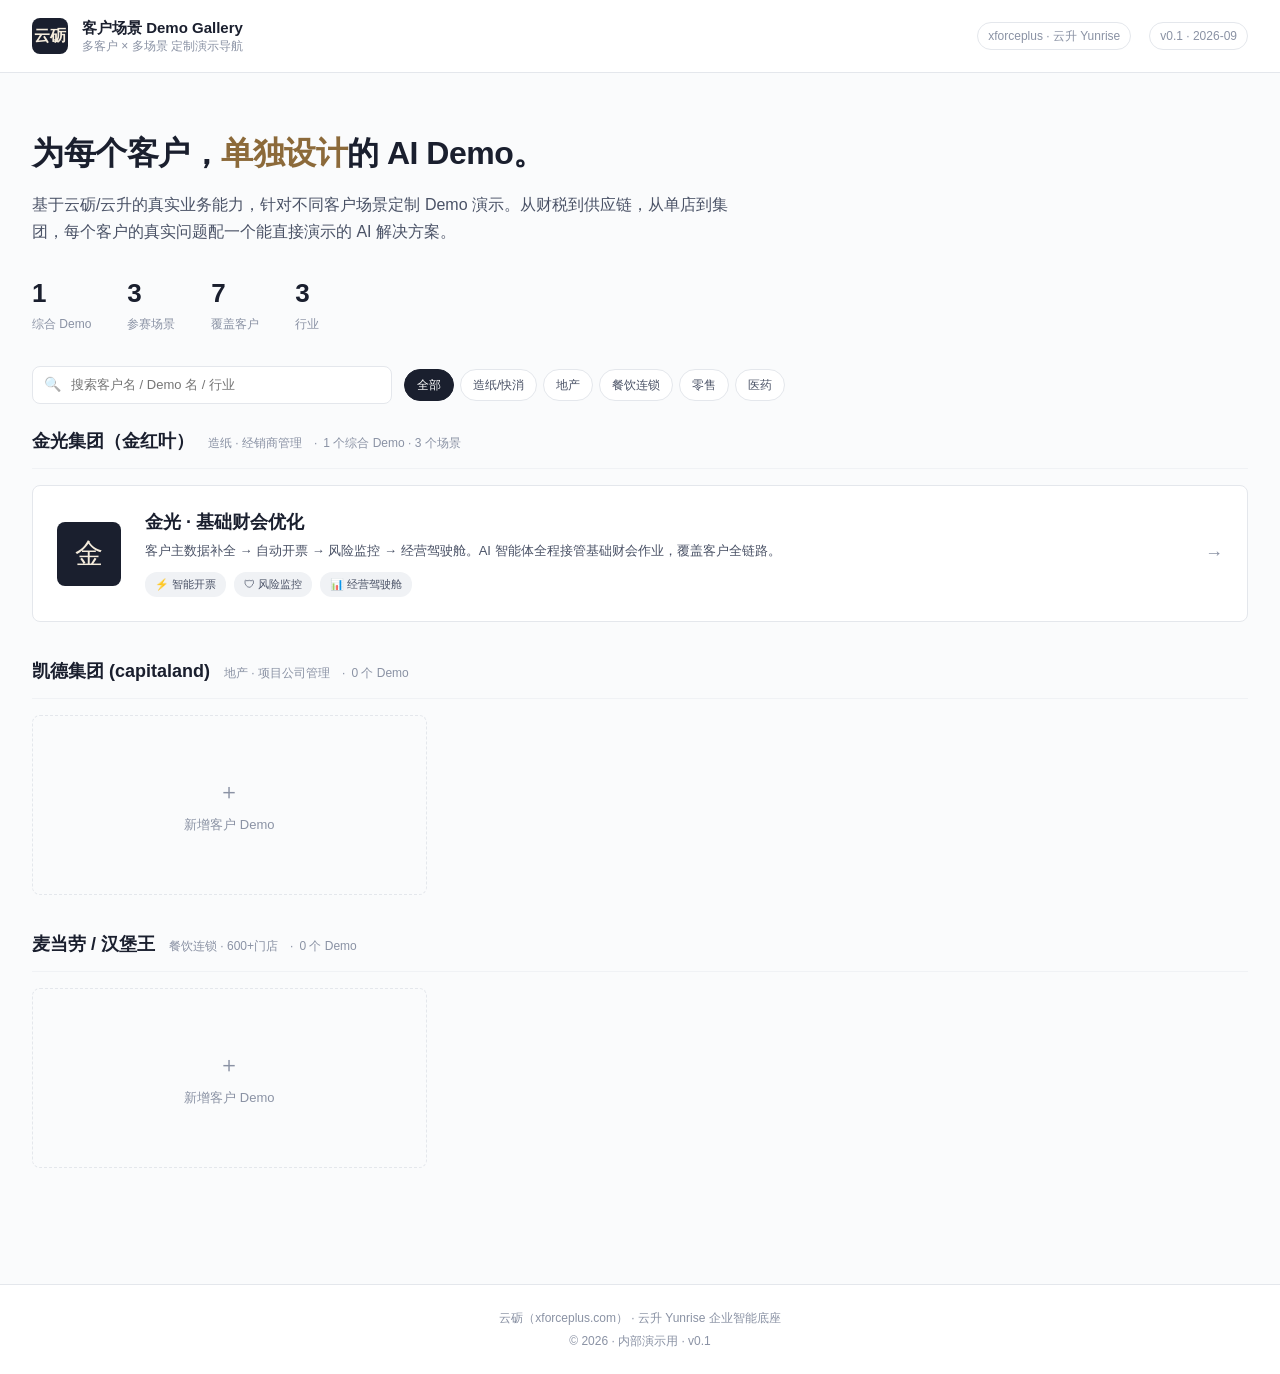
<file: index.html>
<!DOCTYPE html>
<html lang="zh-CN">
<head>
<meta charset="UTF-8" />
<meta name="viewport" content="width=device-width, initial-scale=1.0" />
<title>云砺 · 客户场景 Demo Gallery</title>
<link rel="stylesheet" href="shared/style.css" />
<style>
.hero { padding: 56px 0 32px; }
.hero-title {
  font-size: 32px; font-weight: 600;
  color: var(--ink-1); letter-spacing: -0.5px;
  margin-bottom: 12px;
}
.hero-title .accent { color: var(--brass); }
.hero-sub {
  font-size: 16px; color: var(--ink-2);
  max-width: 720px; line-height: 1.7;
}
.hero-stats { margin-top: 28px; display: flex; gap: 36px; }
.stat { display: flex; flex-direction: column; }
.stat-num { font-size: 26px; font-weight: 600; color: var(--ink-1); letter-spacing: -0.5px; }
.stat-label { font-size: 12px; color: var(--ink-3); margin-top: 2px; }

.toolbar {
  padding: 0 0 24px;
  display: flex; gap: 12px; align-items: center;
}
.search { flex: 1; max-width: 360px; position: relative; }
.search input {
  width: 100%; height: 38px;
  padding: 0 14px 0 38px;
  border: 1px solid var(--line);
  border-radius: var(--r);
  background: var(--paper);
  font-size: 13px; color: var(--ink-1);
  outline: none; transition: border-color 0.15s;
}
.search input:focus { border-color: var(--ink-1); }
.search::before {
  content: "🔍"; position: absolute;
  left: 12px; top: 50%; transform: translateY(-50%);
  font-size: 14px; opacity: 0.5;
}
.filter-chips { display: flex; gap: 6px; flex-wrap: wrap; }
.chip {
  padding: 6px 12px;
  border: 1px solid var(--line);
  border-radius: 16px;
  font-size: 12px; color: var(--ink-2);
  cursor: pointer; background: var(--paper);
  transition: all 0.15s;
}
.chip:hover { border-color: var(--ink-2); color: var(--ink-1); }
.chip.active {
  background: var(--ink-1); color: var(--paper);
  border-color: var(--ink-1);
}

.gallery { padding-bottom: 80px; }
.client-section { margin-bottom: 36px; }
.client-header {
  display: flex; align-items: baseline; gap: 14px;
  margin-bottom: 16px;
  padding-bottom: 12px;
  border-bottom: 1px solid var(--line-2);
}
.client-name { font-size: 18px; font-weight: 600; color: var(--ink-1); }
.client-meta {
  font-size: 12px; color: var(--ink-3);
  display: flex; gap: 12px;
}
.client-meta span::before { content: "·"; margin-right: 6px; }
.client-meta span:first-child::before { content: ""; margin: 0; }

.demo-grid {
  display: grid;
  grid-template-columns: repeat(auto-fill, minmax(300px, 1fr));
  gap: 16px;
}

/* 大型 Demo 卡片 —— 金光这种"多场景综合页"用宽卡 */
.demo-card-large {
  grid-column: 1 / -1;
  background: var(--paper);
  border: 1px solid var(--line);
  border-radius: var(--r);
  padding: 24px;
  cursor: pointer;
  transition: all 0.2s;
  text-decoration: none;
  color: inherit;
  display: grid;
  grid-template-columns: auto 1fr auto;
  gap: 24px;
  align-items: center;
}
.demo-card-large:hover {
  border-color: var(--ink-1);
  box-shadow: var(--shadow-hover);
  transform: translateY(-1px);
}
.demo-card-large:hover .demo-arrow { color: var(--brass); }

.demo-card-large .demo-icon {
  width: 64px; height: 64px;
  border-radius: var(--r);
  background: var(--ink-1);
  color: var(--brass-2);
  display: flex; align-items: center; justify-content: center;
  font-size: 28px;
}
.demo-card-large .demo-title {
  font-size: 18px;
  font-weight: 600;
  color: var(--ink-1);
  margin-bottom: 6px;
}
.demo-card-large .demo-desc {
  font-size: 13px;
  color: var(--ink-2);
  margin-bottom: 12px;
}
.demo-card-large .scene-list {
  display: flex;
  gap: 8px;
  flex-wrap: wrap;
}
.scene-tag {
  font-size: 11px;
  padding: 4px 10px;
  border-radius: 12px;
  background: var(--line-2);
  color: var(--ink-2);
  display: inline-flex;
  align-items: center;
  gap: 4px;
}

/* 标准小卡（其他客户）*/
.demo-card {
  background: var(--paper);
  border: 1px solid var(--line);
  border-radius: var(--r);
  padding: 20px;
  cursor: pointer;
  transition: all 0.2s;
  position: relative;
  display: flex; flex-direction: column; gap: 12px;
  min-height: 180px;
  text-decoration: none;
  color: inherit;
}
.demo-card:hover {
  border-color: var(--ink-1);
  box-shadow: var(--shadow-hover);
  transform: translateY(-1px);
}
.demo-card:hover .demo-arrow { color: var(--brass); }

.demo-top {
  display: flex; align-items: flex-start; justify-content: space-between; gap: 8px;
}
.demo-icon {
  width: 36px; height: 36px;
  border-radius: var(--r-sm);
  background: var(--line-2);
  display: flex; align-items: center; justify-content: center;
  font-size: 18px; flex-shrink: 0;
}
.demo-title { font-size: 15px; font-weight: 600; color: var(--ink-1); line-height: 1.4; }
.demo-desc { font-size: 12px; color: var(--ink-2); line-height: 1.5; flex: 1; }
.demo-meta {
  display: flex; justify-content: space-between; align-items: center;
  padding-top: 10px;
  border-top: 1px solid var(--line-2);
  font-size: 11px; color: var(--ink-3);
}
.demo-arrow { color: var(--ink-3); transition: color 0.15s; font-size: 14px; }

.demo-add {
  background: var(--canvas);
  border: 1px dashed var(--line);
  color: var(--ink-3);
  display: flex; align-items: center; justify-content: center;
  flex-direction: column; gap: 6px;
  font-size: 13px;
}
.demo-add:hover {
  border-color: var(--ink-2); color: var(--ink-1);
  background: var(--paper);
}
</style>
</head>
<body>

<header>
  <div class="header-inner">
    <div class="brand">
      <div class="brand-logo">云砺</div>
      <div class="brand-text">
        <span class="brand-title">客户场景 Demo Gallery</span>
        <span class="brand-sub">多客户 × 多场景 定制演示导航</span>
      </div>
    </div>
    <div class="header-meta">
      <span class="pill">xforceplus · 云升 Yunrise</span>
      <span class="pill">v0.1 · 2026-09</span>
    </div>
  </div>
</header>

<div class="container">

  <section class="hero">
    <h1 class="hero-title">为每个客户，<span class="accent">单独设计</span>的 AI Demo。</h1>
    <p class="hero-sub">基于云砺/云升的真实业务能力，针对不同客户场景定制 Demo 演示。从财税到供应链，从单店到集团，每个客户的真实问题配一个能直接演示的 AI 解决方案。</p>
    <div class="hero-stats">
      <div class="stat"><span class="stat-num">1</span><span class="stat-label">综合 Demo</span></div>
      <div class="stat"><span class="stat-num">3</span><span class="stat-label">参赛场景</span></div>
      <div class="stat"><span class="stat-num">7</span><span class="stat-label">覆盖客户</span></div>
      <div class="stat"><span class="stat-num">3</span><span class="stat-label">行业</span></div>
    </div>
  </section>

  <div class="toolbar">
    <div class="search"><input type="text" placeholder="搜索客户名 / Demo 名 / 行业" /></div>
    <div class="filter-chips">
      <span class="chip active">全部</span>
      <span class="chip">造纸/快消</span>
      <span class="chip">地产</span>
      <span class="chip">餐饮连锁</span>
      <span class="chip">零售</span>
      <span class="chip">医药</span>
    </div>
  </div>

  <div class="gallery">

    <!-- 金光：1张大卡 + 三个场景标签 -->
    <section class="client-section" data-industry="造纸/快消">
      <div class="client-header">
        <span class="client-name">金光集团（金红叶）</span>
        <div class="client-meta">
          <span>造纸 · 经销商管理</span>
          <span>1 个综合 Demo · 3 个场景</span>
        </div>
      </div>
      <div class="demo-grid">

        <a class="demo-card-large" href="demos/jinguang.html">
          <div class="demo-icon">金</div>
          <div>
            <div class="demo-title">金光 · 基础财会优化</div>
            <div class="demo-desc">客户主数据补全 → 自动开票 → 风险监控 → 经营驾驶舱。AI 智能体全程接管基础财会作业，覆盖客户全链路。</div>
            <div class="scene-list">
              <span class="scene-tag">⚡ 智能开票</span>
              <span class="scene-tag">🛡 风险监控</span>
              <span class="scene-tag">📊 经营驾驶舱</span>
            </div>
          </div>
          <span class="demo-arrow" style="font-size: 18px;">→</span>
        </a>

      </div>
    </section>

    <!-- 凯德：占位卡 -->
    <section class="client-section" data-industry="地产">
      <div class="client-header">
        <span class="client-name">凯德集团 (capitaland)</span>
        <div class="client-meta">
          <span>地产 · 项目公司管理</span>
          <span>0 个 Demo</span>
        </div>
      </div>
      <div class="demo-grid">
        <div class="demo-card demo-add" onclick="alert('模板：新增客户 Demo\n\n该卡片用于快速复制出新客户 Demo 骨架。')">
          <div style="font-size: 22px;">＋</div>
          <div>新增客户 Demo</div>
        </div>
      </div>
    </section>

    <!-- 麦当劳/汉堡王：占位卡 -->
    <section class="client-section" data-industry="餐饮连锁">
      <div class="client-header">
        <span class="client-name">麦当劳 / 汉堡王</span>
        <div class="client-meta">
          <span>餐饮连锁 · 600+门店</span>
          <span>0 个 Demo</span>
        </div>
      </div>
      <div class="demo-grid">
        <div class="demo-card demo-add" onclick="alert('模板：新增客户 Demo\n\n该卡片用于快速复制出新客户 Demo 骨架。')">
          <div style="font-size: 22px;">＋</div>
          <div>新增客户 Demo</div>
        </div>
      </div>
    </section>

  </div>

</div>

<footer>
  <div>云砺（xforceplus.com） · 云升 Yunrise 企业智能底座</div>
  <div style="margin-top: 4px;">© 2026 · 内部演示用 · v0.1</div>
</footer>

<script>
document.querySelectorAll('.chip').forEach(chip => {
  chip.addEventListener('click', () => {
    document.querySelectorAll('.chip').forEach(c => c.classList.remove('active'));
    chip.classList.add('active');
  });
});
</script>

</body>
</html>
</file>
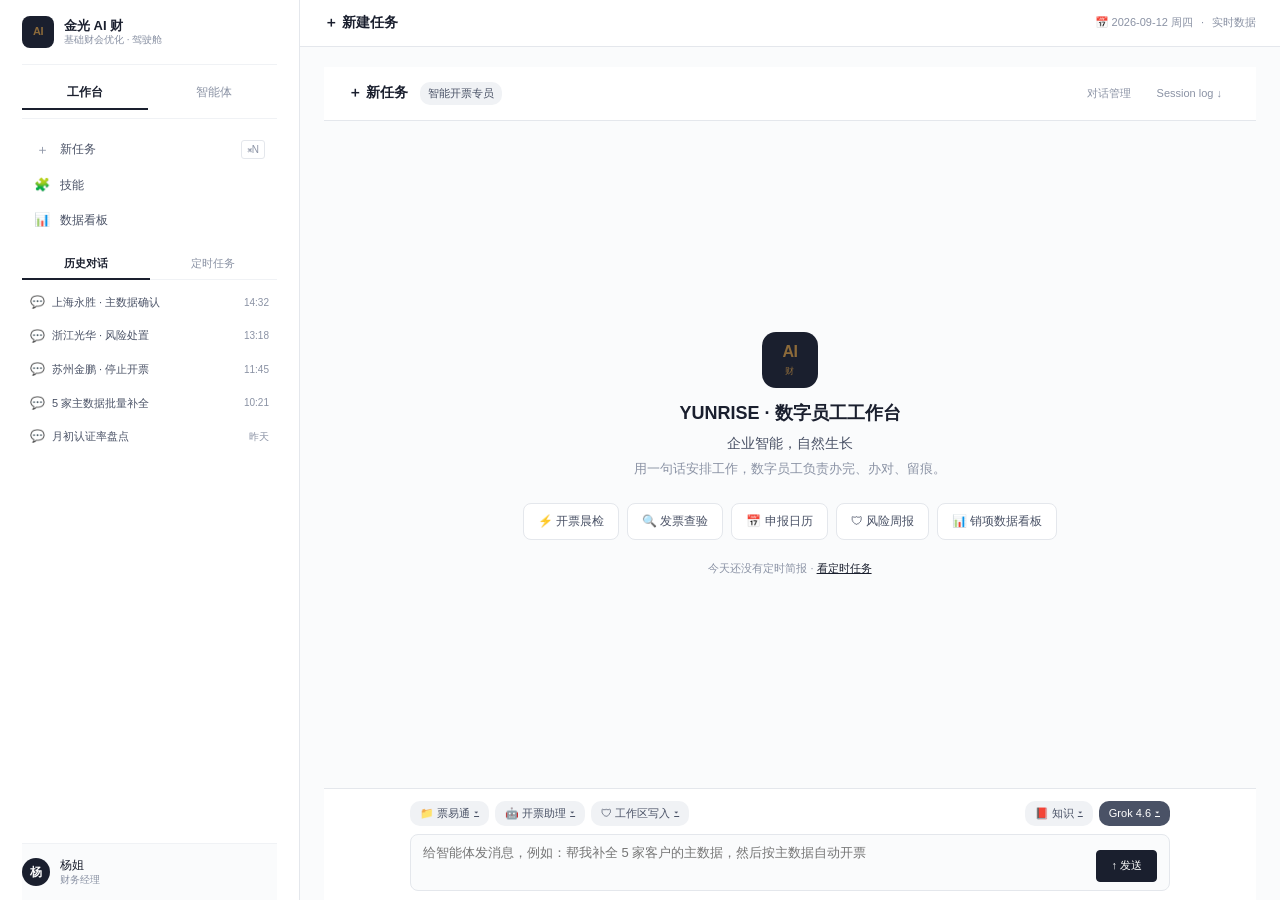
<file: demos/jinguang.html>
<!DOCTYPE html>
<html lang="zh-CN">
<head>
<meta charset="UTF-8" />
<meta name="viewport" content="width=device-width, initial-scale=1.0" />
<title>金光集团 · 基础财会优化 Demo</title>
<link rel="stylesheet" href="../shared/style.css" />
<style>
/* ========== 左右分栏布局 ========== */
.demo-layout {
  display: grid;
  grid-template-columns: 300px 1fr;
  height: calc(100vh - 0px);
  background: var(--canvas);
}

/* ===== 左侧栏 ===== */
.demo-sidebar {
  background: var(--paper);
  border-right: 1px solid var(--line);
  display: flex;
  flex-direction: column;
  overflow-y: auto;
  padding: 0 22px;
}
.sidebar-brand {
  padding: 16px 0;
  border-bottom: 1px solid var(--line-2);
  display: flex; align-items: center; gap: 10px;
}
.sidebar-brand-icon {
  width: 32px; height: 32px;
  background: var(--ink-1);
  border-radius: 8px;
  display: flex; align-items: center; justify-content: center;
  color: var(--brass);
  font-size: 11px; font-weight: 700;
  letter-spacing: -0.5px;
}
.sidebar-brand-text { display: flex; flex-direction: column; line-height: 1.2; }
.sidebar-brand-name { font-size: 13px; font-weight: 600; color: var(--ink-1); }
.sidebar-brand-sub { font-size: 10px; color: var(--ink-3); margin-top: 1px; }

.workspace-shortcuts {
  padding: 10px 0 4px;
  display: flex;
  flex-direction: column;
  gap: 1px;
}
.shortcut-item {
  display: flex;
  align-items: center;
  gap: 10px;
  padding: 7px 12px;
  border-radius: var(--r);
  font-size: 12px;
  color: var(--ink-2);
  cursor: pointer;
  transition: all 0.15s;
}
.shortcut-item:hover {
  background: var(--canvas);
  color: var(--ink-1);
}
.shortcut-icon {
  width: 16px;
  text-align: center;
  font-size: 13px;
  color: var(--ink-3);
  flex-shrink: 0;
}
.shortcut-item:hover .shortcut-icon { color: var(--ink-1); }
.shortcut-text {
  flex: 1;
  white-space: nowrap;
  overflow: hidden;
  text-overflow: ellipsis;
}
.shortcut-kbd {
  font-size: 10px;
  color: var(--ink-3);
  padding: 1px 5px;
  border: 1px solid var(--line);
  border-radius: 3px;
  background: var(--paper);
  flex-shrink: 0;
}

/* 工作台子切换：历史对话 / 定时任务 */
.sidebar-subsection { padding: 8px 0 0; }
.subsection-tabs {
  display: flex;
  gap: 0;
  border-bottom: 1px solid var(--line-2);
  margin-bottom: 6px;
}
.sub-tab {
  flex: 1;
  padding: 6px 0;
  font-size: 11px;
  color: var(--ink-3);
  text-align: center;
  cursor: pointer;
  border-bottom: 2px solid transparent;
  margin-bottom: -1px;
}
.sub-tab:hover { color: var(--ink-2); }
.sub-tab.active {
  color: var(--ink-1);
  font-weight: 600;
  border-bottom-color: var(--ink-1);
}
.sub-tab-panel { display: flex; flex-direction: column; gap: 1px; }
.sub-tab-panel:not(.active) { display: none; }
.sub-tab-item {
  display: flex;
  align-items: center;
  gap: 8px;
  padding: 7px 8px;
  border-radius: var(--r-sm);
  font-size: 11px;
  color: var(--ink-2);
  cursor: pointer;
  transition: all 0.15s;
}
.sub-tab-item:hover { background: var(--canvas); color: var(--ink-1); }
.sub-tab-icon {
  font-size: 12px;
  width: 14px;
  text-align: center;
  flex-shrink: 0;
}
.sub-tab-item > span:nth-child(2) {
  flex: 1;
  white-space: nowrap;
  overflow: hidden;
  text-overflow: ellipsis;
}
.sub-tab-time {
  font-size: 10px;
  color: var(--ink-3);
  flex-shrink: 0;
}

.sidebar-mode {
  padding: 12px 0 8px;
  display: flex; gap: 4px;
  background: transparent;
  border-bottom: 1px solid var(--line-2);
  margin-bottom: 4px;
}
.mode-btn {
  flex: 1;
  padding: 6px 0;
  font-size: 12px;
  background: transparent;
  border: none;
  border-bottom: 2px solid transparent;
  border-radius: 0;
  cursor: pointer;
  color: var(--ink-3);
  text-align: center;
  font-weight: 500;
}
.mode-btn.active {
  background: transparent;
  border-bottom-color: var(--ink-1);
  color: var(--ink-1);
  font-weight: 600;
}

.sidebar-section {
  padding: 14px 0 6px;
  font-size: 10px;
  color: var(--ink-3);
  letter-spacing: 0.5px;
  text-transform: uppercase;
  font-weight: 600;
}

.agent-list {
  padding: 0 8px;
  display: flex; flex-direction: column; gap: 2px;
}
.agent-item {
  display: flex; align-items: center; gap: 10px;
  padding: 10px 8px;
  border-radius: var(--r);
  cursor: pointer;
  transition: all 0.15s;
  position: relative;
}
.agent-item:hover { background: var(--canvas); }
.agent-item.active {
  background: var(--line-2);
}
.agent-item.active::before {
  content: '';
  position: absolute;
  left: 0; top: 8px; bottom: 8px;
  width: 3px;
  background: var(--ink-1);
  border-radius: 0 2px 2px 0;
}
.agent-item-icon {
  width: 32px; height: 32px;
  border-radius: var(--r-sm);
  background: var(--canvas);
  display: flex; align-items: center; justify-content: center;
  font-size: 16px;
  flex-shrink: 0;
}
.agent-item-info { flex: 1; min-width: 0; }
.agent-item-name {
  font-size: 12px; font-weight: 600;
  color: var(--ink-1);
  white-space: nowrap;
  overflow: hidden;
  text-overflow: ellipsis;
}
.agent-item-sub {
  font-size: 10px;
  color: var(--ink-3);
  margin-top: 1px;
  white-space: nowrap;
  overflow: hidden;
  text-overflow: ellipsis;
}

.sidebar-tool-list {
  padding: 0 8px;
  margin-top: auto;
  display: flex; flex-direction: column; gap: 2px;
}
.tool-item {
  display: flex; align-items: center; gap: 10px;
  padding: 8px 8px;
  border-radius: var(--r);
  cursor: pointer;
  font-size: 12px;
  color: var(--ink-2);
  transition: all 0.15s;
}
.tool-item:hover { background: var(--canvas); color: var(--ink-1); }
.tool-item-icon {
  font-size: 14px;
  width: 18px;
  text-align: center;
}

.sidebar-user {
  padding: 14px 0;
  border-top: 1px solid var(--line-2);
  display: flex; align-items: center; gap: 10px;
  background: var(--canvas);
  margin-top: auto;   /* 用户区始终贴底 */
}
/* 智能体模式：由工具区吸收剩余空间并贴到用户区上方，用户区不再抢占空间 */
.demo-sidebar[data-mode="agent"] .sidebar-tool-list { margin-top: auto; }
.demo-sidebar[data-mode="agent"] .sidebar-user { margin-top: 0; }
.sidebar-user-avatar {
  width: 28px; height: 28px;
  border-radius: 14px;
  background: var(--ink-1);
  color: var(--paper);
  display: flex; align-items: center; justify-content: center;
  font-size: 12px; font-weight: 600;
}
.sidebar-user-info { flex: 1; line-height: 1.2; }
.sidebar-user-name { font-size: 12px; color: var(--ink-1); font-weight: 500; }
.sidebar-user-role { font-size: 10px; color: var(--ink-3); margin-top: 1px; }

/* ===== 右侧主区域 ===== */
.demo-main {
  display: flex; flex-direction: column;
  overflow: hidden;
  background: var(--canvas);
}

.main-toolbar {
  background: var(--paper);
  border-bottom: 1px solid var(--line);
  padding: 12px 24px;
  display: flex; align-items: center; justify-content: space-between;
  flex-shrink: 0;
}
.main-toolbar-left { display: flex; align-items: center; gap: 12px; }
.main-toolbar-back {
  display: inline-flex; align-items: center; gap: 6px;
  font-size: 12px; color: var(--ink-2);
  cursor: pointer; padding: 5px 10px;
  border-radius: var(--r-sm);
  border: 1px solid var(--line);
  background: var(--paper);
  text-decoration: none;
}
.main-toolbar-back:hover { color: var(--ink-1); border-color: var(--ink-1); }
.main-toolbar-title {
  font-size: 14px; font-weight: 600; color: var(--ink-1);
}
.main-toolbar-title .accent { color: var(--brass); }
.main-toolbar-meta {
  font-size: 11px; color: var(--ink-3);
  display: flex; gap: 8px;
  align-items: center;
}

.main-content {
  flex: 1;
  overflow-y: auto;
  padding: 20px 24px;
}

/* 视图面板容器 */
.agent-panel, .view-panel { display: none; }
.agent-panel.active, .view-panel.active { display: block; animation: fade 0.2s; }
.views-container { display: contents; }
@keyframes fade { from { opacity: 0; } to { opacity: 1; } }

/* 智能体状态卡（驾驶舱核心） */
.agent-card {
  background: linear-gradient(135deg, #1a1f2e 0%, #2a3142 100%);
  color: var(--paper);
  border-radius: var(--r-lg);
  padding: 20px 24px;
  margin-bottom: 16px;
  display: grid;
  grid-template-columns: auto 1fr auto;
  gap: 20px;
  align-items: center;
  position: relative;
  overflow: hidden;
}
.agent-card::before {
  content: '';
  position: absolute; top: 0; right: 0;
  width: 200px; height: 100%;
  background: radial-gradient(circle at top right, rgba(242,178,51,0.08), transparent 60%);
  pointer-events: none;
}
.agent-avatar {
  width: 56px; height: 56px;
  border-radius: var(--r-lg);
  background: rgba(0,0,0,0.3);
  border: 1px solid rgba(242,178,51,0.3);
  display: flex; flex-direction: column;
  align-items: center; justify-content: center;
  color: var(--brass); font-size: 14px; font-weight: 700;
  flex-shrink: 0; position: relative; z-index: 1;
}
.agent-avatar-sub {
  font-size: 8px; color: rgba(242,178,51,0.6);
  letter-spacing: 1px; margin-top: 2px;
}
.agent-info { position: relative; z-index: 1; min-width: 0; }
.agent-status-row {
  display: flex; align-items: center; gap: 8px;
  font-size: 11px; color: rgba(255,255,255,0.7);
  margin-bottom: 4px;
}
.agent-pulse {
  width: 7px; height: 7px; border-radius: 4px;
  background: #2e9e5b;
  animation: pulse 2s infinite;
}
@keyframes pulse { 0%,100% { opacity: 1; } 50% { opacity: 0.4; } }
.agent-name { font-size: 18px; font-weight: 600; color: var(--paper); margin-bottom: 3px; }
.agent-desc { font-size: 11px; color: rgba(255,255,255,0.6); line-height: 1.5; }
.agent-progress {
  position: relative; z-index: 1;
  min-width: 240px;
}
.agent-progress-label {
  font-size: 10px; color: rgba(255,255,255,0.6);
  margin-bottom: 5px;
  display: flex; justify-content: space-between;
}
.agent-progress-label b {
  color: var(--brass); font-weight: 600; font-size: 13px;
}
.agent-progress-bar {
  height: 5px; background: rgba(255,255,255,0.1);
  border-radius: 3px; overflow: hidden; margin-bottom: 10px;
}
.agent-progress-bar-fill { height: 100%; background: var(--brass); border-radius: 3px; }
.agent-subtasks { display: flex; flex-direction: column; gap: 3px; }
.agent-subtask {
  font-size: 10px; color: rgba(255,255,255,0.7);
  display: flex; align-items: center; gap: 5px;
}
.agent-subtask-dot {
  width: 5px; height: 5px; border-radius: 3px;
  background: rgba(255,255,255,0.4); flex-shrink: 0;
}
.agent-subtask-dot.done { background: #2e9e5b; }
.agent-subtask-dot.doing { background: var(--brass); }
.agent-subtask-dot.todo { background: rgba(255,255,255,0.2); }

/* 4 KPI */
.kpi-bar {
  display: grid; grid-template-columns: repeat(4, 1fr);
  gap: 10px; margin-bottom: 16px;
}
.kpi-card {
  background: var(--paper);
  border: 1px solid var(--line);
  border-radius: var(--r);
  padding: 12px 16px;
  transition: all 0.15s; cursor: pointer;
}
.kpi-card:hover { box-shadow: var(--shadow); }
.kpi-card .label {
  font-size: 10px; color: var(--ink-3); margin-bottom: 5px;
  display: flex; align-items: center; gap: 4px;
}
.kpi-card .value {
  font-size: 20px; font-weight: 600; color: var(--ink-1); letter-spacing: -0.5px;
}
.kpi-card .foot {
  font-size: 10px; color: var(--ink-3); margin-top: 3px;
}
.kpi-card .foot .danger { color: #b9342c; font-weight: 500; }
.kpi-card .foot .good { color: var(--live); font-weight: 500; }

/* 事件流 */
.events {
  background: var(--paper);
  border: 1px solid var(--line);
  border-radius: var(--r-lg);
  padding: 16px 20px;
  margin-bottom: 16px;
}
.events-header {
  display: flex; justify-content: space-between; align-items: flex-start;
  margin-bottom: 12px;
}
.events-title { font-size: 14px; font-weight: 600; color: var(--ink-1); }
.events-desc { font-size: 11px; color: var(--ink-3); margin-top: 3px; }
.events-summary { display: flex; gap: 8px; font-size: 10px; }
.events-summary span {
  padding: 3px 8px; border-radius: 10px;
  border: 1px solid var(--line); background: var(--canvas);
}

.event-card {
  display: grid;
  grid-template-columns: auto 1fr auto;
  gap: 12px;
  padding: 12px 0;
  border-bottom: 1px solid var(--line-2);
  align-items: center;
  cursor: pointer;
  transition: background 0.15s;
}
.event-card:hover { background: var(--canvas); }
.event-card:last-child { border-bottom: none; }
.event-rank {
  width: 36px; height: 36px;
  border-radius: 6px;
  display: flex; flex-direction: column;
  align-items: center; justify-content: center;
  font-weight: 700; flex-shrink: 0; font-size: 11px;
  border: 1.5px solid;
}
.event-rank.red    { border-color: #b9342c; background: #fbe9e6; color: #b9342c; }
.event-rank.orange { border-color: var(--brass); background: var(--brass-2); color: var(--brass); }
.event-rank.green  { border-color: var(--live); background: #eaf3ee; color: var(--live); }
.event-rank-num { font-size: 14px; line-height: 1; }
.event-rank-label { font-size: 8px; margin-top: 2px; letter-spacing: 0.3px; }

.event-content { min-width: 0; }
.event-title {
  font-size: 13px; font-weight: 600; color: var(--ink-1);
  margin-bottom: 3px; display: flex; align-items: center; gap: 6px;
}
.event-tag {
  font-size: 9px; padding: 1px 7px;
  border-radius: 10px; font-weight: 600;
}
.event-tag.billing { background: #fbe9e6; color: #b9342c; }
.event-tag.risk    { background: var(--brass-2); color: var(--brass); }
.event-tag.kpi     { background: #eaf3ee; color: var(--live); }
.event-meta {
  font-size: 10px; color: var(--ink-3);
  display: flex; flex-wrap: wrap; gap: 8px;
}
.event-meta b { color: var(--ink-1); font-weight: 600; }
.event-loss { font-size: 10px; color: var(--ink-3); margin-top: 3px; }
.event-loss .danger { color: #b9342c; font-weight: 500; }
.event-loss .up { color: var(--live); font-weight: 500; }

.event-actions {
  display: flex; flex-direction: column; gap: 4px; min-width: 100px;
}
.btn-primary {
  height: 28px; padding: 0 12px;
  border-radius: var(--r-sm);
  background: var(--ink-1); color: var(--paper);
  border: 1px solid var(--ink-1);
  font-size: 11px; font-weight: 500;
  cursor: pointer; transition: all 0.15s;
}
.btn-primary:hover { background: #000; }
.btn-ghost {
  height: 26px; padding: 0 10px;
  border-radius: var(--r-sm);
  background: var(--paper); color: var(--ink-2);
  border: 1px solid var(--line); font-size: 11px; cursor: pointer;
}
.btn-ghost:hover { border-color: var(--ink-1); color: var(--ink-1); }

/* AI 智能建议 */
.smart-suggest {
  background: var(--paper);
  border: 1px solid var(--line);
  border-radius: var(--r-lg);
  padding: 16px 18px;
}
.smart-suggest-header {
  display: flex; align-items: center; gap: 8px; margin-bottom: 12px;
}
.smart-suggest-icon { font-size: 14px; }
.smart-suggest-title { font-size: 13px; font-weight: 600; color: var(--ink-1); }
.smart-suggest-list { display: flex; flex-direction: column; gap: 6px; }
.suggest-item {
  background: var(--canvas);
  border: 1px solid var(--line-2);
  border-radius: var(--r);
  padding: 10px 12px;
  display: grid;
  grid-template-columns: auto 1fr auto;
  gap: 12px; align-items: center;
}
.suggest-num {
  width: 20px; height: 20px;
  border-radius: 10px;
  background: var(--ink-1); color: var(--paper);
  display: flex; align-items: center; justify-content: center;
  font-size: 10px; font-weight: 600; flex-shrink: 0;
}
.suggest-text { font-size: 11px; color: var(--ink-2); line-height: 1.5; }
.suggest-text b { color: var(--ink-1); font-weight: 600; }
.suggest-actions { display: flex; gap: 4px; }

/* AI 依据 Modal */
.modal-mask {
  position: fixed; inset: 0;
  background: rgba(0,0,0,0.4);
  z-index: 100;
  display: none;
  align-items: center;
  justify-content: center;
}
.modal-mask.open { display: flex; animation: mask-in 0.2s; }
@keyframes mask-in { from { opacity: 0; } to { opacity: 1; } }
.modal {
  background: var(--paper);
  border-radius: var(--r-lg);
  width: 720px;
  max-height: 80vh;
  display: flex; flex-direction: column;
  overflow: hidden;
}
.modal-header {
  padding: 16px 20px;
  border-bottom: 1px solid var(--line-2);
  display: flex; justify-content: space-between; align-items: flex-start;
}
.modal-title { font-size: 14px; font-weight: 600; color: var(--ink-1); }
.modal-sub { font-size: 11px; color: var(--ink-3); margin-top: 3px; }
.modal-close {
  width: 28px; height: 28px;
  border-radius: var(--r-sm);
  background: transparent;
  border: 1px solid var(--line);
  color: var(--ink-2);
  cursor: pointer; font-size: 14px;
  display: flex; align-items: center; justify-content: center;
}
.modal-body { padding: 16px 20px; overflow-y: auto; flex: 1; }
.evidence-summary {
  background: var(--canvas); border-radius: var(--r);
  padding: 12px 14px; margin-bottom: 12px;
}
.evidence-summary-title {
  font-size: 11px; font-weight: 600; color: var(--ink-3);
  letter-spacing: 0.3px; margin-bottom: 6px;
}
.evidence-summary-text {
  font-size: 12px; color: var(--ink-1);
  line-height: 1.6; margin-bottom: 8px;
}
.evidence-confidence {
  display: flex; align-items: center; gap: 8px; font-size: 10px;
}
.confidence-tag {
  padding: 2px 8px; border-radius: 10px;
  background: #eaf3ee; color: var(--live); font-weight: 600;
}
.confidence-bar { flex: 1; height: 4px; background: var(--line-2); border-radius: 2px; overflow: hidden; }
.confidence-bar-fill { height: 100%; background: var(--live); border-radius: 2px; }

.evidence-chain { margin-bottom: 12px; }
.evidence-chain-title {
  font-size: 11px; font-weight: 600; color: var(--ink-3);
  letter-spacing: 0.3px; margin-bottom: 8px;
}
.evidence-step {
  display: grid; grid-template-columns: auto 1fr; gap: 10px;
  padding: 8px 10px; background: var(--canvas);
  border-radius: var(--r); margin-bottom: 5px; font-size: 11px;
}
.evidence-step-num {
  width: 20px; height: 20px;
  border-radius: 10px;
  background: var(--paper); border: 1px solid var(--line);
  display: flex; align-items: center; justify-content: center;
  font-weight: 600; color: var(--ink-2);
  font-size: 10px; flex-shrink: 0;
}
.evidence-step-content .label { font-weight: 600; color: var(--ink-1); margin-bottom: 1px; }
.evidence-step-content .detail { color: var(--ink-3); font-size: 10px; }

.evidence-sources { display: flex; flex-wrap: wrap; gap: 4px; }
.source-chip {
  font-size: 10px; padding: 2px 7px;
  background: var(--canvas);
  border: 1px solid var(--line);
  border-radius: 10px; color: var(--ink-2);
}
.evidence-related {
  margin-top: 10px; padding: 8px 10px;
  background: var(--canvas); border-radius: var(--r);
  font-size: 10px; color: var(--ink-3);
}

.modal-footer {
  padding: 12px 20px;
  border-top: 1px solid var(--line-2);
  display: flex; justify-content: flex-end; gap: 6px;
}
.btn-cancel {
  height: 32px; padding: 0 14px;
  border-radius: var(--r);
  background: var(--paper);
  border: 1px solid var(--line);
  color: var(--ink-2);
  cursor: pointer; font-size: 12px;
}
.btn-cancel:hover { border-color: var(--ink-1); color: var(--ink-1); }

/* ============ R001：智能体左右分栏布局（聊天 + 看板） ============ */
.agent-split-layout {
  display: flex;
  height: calc(100vh - 60px);
  background: var(--canvas);
}
.agent-split-left, .agent-split-right {
  flex: 1;
  min-width: 0;
  display: flex;
  flex-direction: column;
}
.agent-split-resizer {
  width: 4px;
  flex-shrink: 0;
  background: var(--line);
  cursor: col-resize;
}
.agent-split-resizer:hover { background: var(--brass); }

/* 左区：聊天窗口 */
.chat-header {
  flex-shrink: 0;
  background: var(--paper);
  border-bottom: 1px solid var(--line);
  padding: 14px 20px;
  display: flex; justify-content: space-between; align-items: center;
}
.chat-header-title { font-size: 14px; font-weight: 600; color: var(--ink-1); }
.chat-header-sub { font-size: 11px; color: var(--ink-3); margin-top: 2px; }
.chat-messages {
  flex: 1;
  min-height: 0;              /* 关键：让内部滚动区在 flex 下正确收缩 */
  overflow-y: auto;
  padding: 20px;
  background: var(--canvas);
}
.chat-msg {
  max-width: 82%;
  margin-bottom: 12px;
  padding: 10px 14px;
  border-radius: var(--r);
  font-size: 13px;
  line-height: 1.6;
  white-space: pre-wrap;
  word-break: break-word;
}
.chat-msg-ai {
  background: var(--paper);
  border: 1px solid var(--line-2);
  color: var(--ink-1);
  margin-right: auto;
}
.chat-msg-user {
  background: var(--ink-1);
  color: var(--paper);
  margin-left: auto;
}
.chat-input-bar {
  flex-shrink: 0;
  background: var(--paper);
  border-top: 1px solid var(--line);
  padding: 12px 20px 16px;
}
.chat-input-row {
  display: flex; gap: 8px; align-items: flex-end;
  background: var(--canvas);
  border: 1px solid var(--line);
  border-radius: var(--r);
  padding: 8px 12px;
}
.chat-input-row textarea {
  flex: 1; background: transparent; border: none; outline: none;
  resize: none; font-size: 13px; font-family: inherit; line-height: 1.5;
  max-height: 120px;
}

/* 右区：页签看板 */
.dashboard-tabs {
  flex-shrink: 0;
  display: flex;
  background: var(--paper);
  border-bottom: 1px solid var(--line);
  padding: 0 12px;
}
.dashboard-tabs button {
  padding: 12px 16px;
  border: none;
  background: transparent;
  border-bottom: 2px solid transparent;
  cursor: pointer;
  font-size: 13px;
  font-family: inherit;
  color: var(--ink-2);
}
.dashboard-tabs button:hover { color: var(--ink-1); }
.dashboard-tabs button.tab-active {
  border-bottom-color: var(--brass);
  color: var(--brass);
  font-weight: 600;
}
.dashboard-content {
  flex: 1;
  min-height: 0;
  overflow-y: auto;
  padding: 20px;
  background: var(--canvas);
}
.dashboard-pane { display: none; }
.dashboard-pane.tab-pane-active { display: block; }

/* 资料库列表 */
.doc-list { display: flex; flex-direction: column; gap: 8px; }
.doc-item {
  display: flex; align-items: center; gap: 12px;
  padding: 12px 14px;
  background: var(--paper);
  border: 1px solid var(--line);
  border-radius: var(--r);
  cursor: pointer;
  font-size: 13px;
  color: var(--ink-1);
}
.doc-item:hover { border-color: var(--brass); }
.doc-item-meta { margin-left: auto; font-size: 11px; color: var(--ink-3); }

/* 网页内嵌 */
.web-frame-bar {
  display: flex; justify-content: space-between; align-items: center;
  font-size: 11px; color: var(--ink-3); margin-bottom: 10px;
}
.web-frame {
  width: 100%; height: calc(100vh - 220px); min-height: 360px;
  border: 1px solid var(--line); border-radius: var(--r);
  background: var(--paper); display: block;
}

/* 窄屏：纵向堆叠 */
@media (max-width: 768px) {
  .agent-split-layout { flex-direction: column; height: auto; }
  .agent-split-resizer { display: none; }
  .agent-split-left { border-bottom: 1px solid var(--line); }
  .chat-messages { max-height: 45vh; }
}

/* ============ R002：智能体驾驶舱 v2（决策优先） ============ */
/* 注意：下方 .dash-card / .card-header 选择器限定在 cockpit 内，
   避免影响其它同样使用这两个 class 名的 panel（它们靠 inline style）。 */
[data-view-panel="agent-cockpit"] .dash-card {
  background: var(--paper);
  border: 1px solid var(--line);
  border-radius: var(--r-lg);
  padding: 14px 18px;
  margin-bottom: 12px;
}
[data-view-panel="agent-cockpit"] .dash-card:last-child { margin-bottom: 0; }
[data-view-panel="agent-cockpit"] .card-header {
  display: flex; justify-content: space-between; align-items: center;
  font-size: 13px; font-weight: 600; color: var(--ink-1);
  margin-bottom: 10px;
}
.cockpit-wrap { padding: 18px 22px; background: var(--canvas); height: calc(100vh - 60px); overflow-y: auto; }
.cockpit-decision-zone {
  border: 1px solid var(--line-2);
  border-left: 4px solid var(--danger);
  box-shadow: 0 2px 10px rgba(26, 31, 46, 0.05);
  padding: 16px 20px;
  margin-bottom: 12px;
}
.decision-title { font-size: 17px; font-weight: 700; color: var(--ink-1); }
.decision-title .decision-count { color: var(--danger); }
.decision-sub { font-size: 11px; color: var(--ink-3); margin-top: 3px; }
.decision-card {
  display: flex; align-items: center; gap: 12px;
  padding: 10px 14px; background: var(--paper);
  border: 1px solid var(--line); border-left: 3px solid var(--danger);
  border-radius: var(--r); margin-top: 8px; cursor: pointer; transition: all 0.2s;
}
.decision-card:hover { border-color: var(--brass); transform: translateY(-1px); box-shadow: 0 4px 12px rgba(140, 106, 58, 0.08); }
.decision-card.priority-high { border-left-color: var(--danger); }
.decision-card.priority-mid  { border-left-color: var(--brass); }
.decision-card.priority-low  { border-left-color: var(--success); }
.decision-card-main { flex: 1; min-width: 0; }
.decision-card-title { font-size: 13px; font-weight: 600; color: var(--ink-1); }
.decision-card-meta { font-size: 11px; color: var(--ink-3); margin-top: 3px; line-height: 1.5; }
/* R004：决策卡整行式（标题 / 影响 / AI 建议 三行 + 右侧按钮） */
.dash-decision-card { align-items: flex-start; }
.dash-decision-card .decision-card-title { display: flex; align-items: center; gap: 7px; }
.decision-tag { font-size: 10px; padding: 2px 7px; border-radius: 8px; white-space: nowrap; }
.decision-tag.priority-high { background: rgba(185,52,44,0.1); color: var(--danger); }
.decision-tag.priority-mid  { background: rgba(140,106,58,0.12); color: var(--brass); }
.decision-tag.priority-low  { background: rgba(46,158,91,0.1); color: var(--success); }
.btn-decision { height: 26px; padding: 0 10px; font-size: 11px; border-radius: var(--r); cursor: pointer; font-family: inherit; white-space: nowrap; }
.btn-approve { background: var(--ink-1); color: var(--paper); border: 1px solid var(--ink-1); }
.btn-reject  { background: transparent; color: var(--ink-2); border: 1px solid var(--line-2); }
.btn-detail  { background: transparent; color: var(--ink-3); border: 1px solid transparent; }
.btn-detail:hover { color: var(--brass); }

.cockpit-grid { display: grid; grid-template-columns: 1fr 1fr; gap: 12px; align-items: start; }
.cockpit-col { display: flex; flex-direction: column; }

.agent-progress-row { display: flex; align-items: center; gap: 10px; padding: 7px 0; }
.agent-progress-name { font-size: 12px; color: var(--ink-1); width: 108px; flex-shrink: 0; }
.agent-progress-task { font-size: 11px; color: var(--ink-3); width: 76px; flex-shrink: 0; }
.agent-progress-bar-mini { flex: 1; height: 4px; background: var(--line); border-radius: 2px; overflow: hidden; min-width: 36px; }
.agent-progress-bar-fill { height: 100%; background: var(--brass); border-radius: 2px; transition: width 0.3s; }
.agent-progress-pct { font-size: 11px; color: var(--ink-2); width: 32px; text-align: right; flex-shrink: 0; }
.agent-progress-eta { font-size: 10px; color: var(--ink-3); width: 58px; text-align: right; flex-shrink: 0; }

.event-item { display: flex; align-items: center; gap: 8px; padding: 5px 0; font-size: 12px; color: var(--ink-1); border-bottom: 1px solid var(--line-2); }
.event-item:last-child { border-bottom: none; }
.event-time { color: var(--ink-3); font-size: 11px; width: 38px; flex-shrink: 0; }
.event-company { flex: 1; min-width: 0; overflow: hidden; text-overflow: ellipsis; white-space: nowrap; }
.event-status { font-size: 11px; flex-shrink: 0; }
.event-status.done   { color: var(--success); }
.event-status.paused { color: var(--danger); }
.event-status.warn   { color: var(--brass); }

.mini-list { display: flex; flex-direction: column; gap: 5px; }
.mini-list-item { display: flex; align-items: flex-start; gap: 7px; font-size: 12px; color: var(--ink-2); line-height: 1.5; }
.mini-list-item .ico { flex-shrink: 0; }
.mini-list-item.urgent { color: var(--danger); }
.mini-list-item.warning { color: var(--brass); }

.quick-actions { display: grid; grid-template-columns: repeat(3, 1fr); gap: 8px; }
.quick-actions button {
  padding: 9px 6px; border: 1px solid var(--line); background: var(--paper);
  border-radius: var(--r); cursor: pointer; font-size: 11px; font-family: inherit;
  color: var(--ink-2); transition: all 0.2s;
}
.quick-actions button:hover { border-color: var(--brass); color: var(--brass); }

#toast {
  position: fixed; left: 50%; bottom: 40px; transform: translateX(-50%) translateY(12px);
  background: var(--ink-1); color: var(--paper); padding: 10px 18px;
  border-radius: var(--r); font-size: 12px; opacity: 0; pointer-events: none;
  transition: all 0.25s; z-index: 9999;
}
#toast.show { opacity: 1; transform: translateX(-50%) translateY(0); }

@media (max-width: 1100px) { .cockpit-grid { grid-template-columns: 1fr; } }

/* ============ R003：驾驶舱聚焦运行态 + 数据看板扩展 ============ */
/* 驾驶舱智能体卡片（3 列网格） */
.cockpit-agent-card {
  display: flex; flex-direction: column;
  border-left: 3px solid var(--brass);
}
.cockpit-agent-card.agent-risk     { border-left-color: var(--danger); }
.cockpit-agent-card.agent-billing  { border-left-color: var(--success); }
.cockpit-agent-card.agent-complete { border-left-color: var(--ink-3); }
.cockpit-agent-block { margin-bottom: 10px; }
.cockpit-agent-label { font-size: 11px; color: var(--ink-3); margin-bottom: 4px; }
.cockpit-agent-task { font-size: 13px; color: var(--ink-1); margin-bottom: 6px; }
.cockpit-agent-bar { height: 6px; background: var(--line); border-radius: 3px; overflow: hidden; margin-bottom: 6px; }
.cockpit-agent-bar-fill { height: 100%; border-radius: 3px; transition: width 0.3s; }
.cockpit-agent-eta { font-size: 11px; color: var(--ink-3); }
.cockpit-agent-list { font-size: 12px; color: var(--ink-2); line-height: 1.7; }
.cockpit-agent-go {
  width: 100%; height: 32px; margin-top: 12px; cursor: pointer;
  border: 1px solid var(--line-2); background: var(--paper); border-radius: var(--r);
  font-size: 12px; font-family: inherit; color: var(--ink-1); transition: all 0.2s;
}
.cockpit-agent-go:hover { border-color: var(--brass); color: var(--brass); }
.cockpit-overview {
  display: flex; justify-content: space-between; align-items: center;
  padding: 12px 16px; background: var(--paper); border: 1px solid var(--line);
  border-radius: var(--r-lg); margin-bottom: 14px;
}
.cockpit-overview-stats { display: flex; gap: 22px; font-size: 12px; color: var(--ink-2); }
.cockpit-footer {
  display: flex; gap: 16px; padding: 12px 16px; margin-top: 14px;
  background: var(--paper); border: 1px solid var(--line);
  border-radius: var(--r); font-size: 12px; color: var(--ink-2);
}

/* 数据看板的新区（卡片化，视觉权重从决策→预警→事件流递减） */
.board-zone {
  background: var(--paper); border: 1px solid var(--line);
  border-radius: var(--r-lg); padding: 16px 20px; margin-bottom: 14px;
}
.board-zone.weight-high { border-left: 4px solid var(--danger); box-shadow: 0 2px 10px rgba(26,31,46,0.05); }
.board-zone.weight-mid  { border-left: 3px solid var(--brass); }
.board-zone-title { font-size: 14px; font-weight: 600; color: var(--ink-1); margin-bottom: 10px; }
.board-two-col { display: grid; grid-template-columns: 1fr 1fr; gap: 20px; }

/* 数据看板的决策卡（沿用 R002 设计语言） */
.dash-decision-card {
  display: flex; align-items: center; gap: 12px;
  padding: 12px 16px; background: var(--canvas);
  border: 1px solid var(--line); border-left: 3px solid var(--danger);
  border-radius: var(--r); margin-bottom: 8px; cursor: pointer; transition: all 0.2s;
}
.dash-decision-card:hover { border-color: var(--brass); transform: translateY(-1px); }
.dash-decision-card.priority-high { border-left-color: var(--danger); }
.dash-decision-card.priority-mid  { border-left-color: var(--brass); }
.dash-decision-card.priority-low  { border-left-color: var(--success); }

/* 数据看板事件条目 */
.dashboard-event-item {
  display: flex; align-items: center; gap: 10px; padding: 7px 0;
  border-bottom: 1px solid var(--line-2); font-size: 12px; color: var(--ink-1);
}
.dashboard-event-item:last-child { border-bottom: none; }
</style>
</head>
<body>

<div class="container" style="padding: 0; max-width: none;">

<div class="demo-layout">

  <!-- ===== 左侧栏 ===== -->
  <aside class="demo-sidebar" data-mode="work">
    <div class="sidebar-brand">
      <div class="sidebar-brand-icon">AI</div>
      <div class="sidebar-brand-text">
        <span class="sidebar-brand-name">金光 AI 财</span>
        <span class="sidebar-brand-sub">基础财会优化 · 驾驶舱</span>
      </div>
    </div>

    <div class="sidebar-mode">
      <div class="mode-btn active" data-mode="work">工作台</div>
      <div class="mode-btn" data-mode="agent">智能体</div>
    </div>

    <div class="workspace-shortcuts" data-mode-content="work">
      <div class="shortcut-item" data-view="new-task"><span class="shortcut-icon">＋</span><span class="shortcut-text">新任务</span><span class="shortcut-kbd">⌘N</span></div>
      <div class="shortcut-item" data-view="skill"><span class="shortcut-icon">🧩</span><span class="shortcut-text">技能</span></div>
      <div class="shortcut-item" data-view="data-board"><span class="shortcut-icon">📊</span><span class="shortcut-text">数据看板</span></div>
    </div>

    <!-- 工作台子切换：历史对话 / 定时任务 -->
    <div class="sidebar-subsection">
      <div class="subsection-tabs" data-mode-content="work">
        <div class="sub-tab active" data-subtab="history">历史对话</div>
        <div class="sub-tab" data-subtab="schedule">定时任务</div>
      </div>
      <div class="sub-tab-panel active" data-subpanel="history" data-mode-content="work">
        <div class="sub-tab-item" data-view="history-1"><span class="sub-tab-icon">💬</span><span>上海永胜 · 主数据确认</span><span class="sub-tab-time">14:32</span></div>
        <div class="sub-tab-item" data-view="history-2"><span class="sub-tab-icon">💬</span><span>浙江光华 · 风险处置</span><span class="sub-tab-time">13:18</span></div>
        <div class="sub-tab-item" data-view="history-3"><span class="sub-tab-icon">💬</span><span>苏州金鹏 · 停止开票</span><span class="sub-tab-time">11:45</span></div>
        <div class="sub-tab-item" data-view="history-4"><span class="sub-tab-icon">💬</span><span>5 家主数据批量补全</span><span class="sub-tab-time">10:21</span></div>
        <div class="sub-tab-item" data-view="history-5"><span class="sub-tab-icon">💬</span><span>月初认证率盘点</span><span class="sub-tab-time">昨天</span></div>
      </div>
      <div class="sub-tab-panel" data-subpanel="schedule" data-mode-content="work" style="display:none;">
        <div class="sub-tab-item" data-view="schedule-1"><span class="sub-tab-icon">⏰</span><span>每日风险扫描</span><span class="sub-tab-time">每天 09:00</span></div>
        <div class="sub-tab-item" data-view="schedule-2"><span class="sub-tab-icon">⏰</span><span>周末应收提醒</span><span class="sub-tab-time">每周五 17:00</span></div>
        <div class="sub-tab-item" data-view="schedule-3"><span class="sub-tab-icon">⏰</span><span>月度合规报告</span><span class="sub-tab-time">每月 1 号</span></div>
        <div class="sub-tab-item" data-view="schedule-4"><span class="sub-tab-icon">⏰</span><span>季度税务预警</span><span class="sub-tab-time">每季度</span></div>
      </div>
    </div>

    <div class="sidebar-section" data-mode-section="agent" style="display: none; padding-top: 12px;">智能体</div>
    <div class="agent-list" data-mode-content="agent" style="display: none;">
      <div class="agent-item" data-agent="agent-cockpit" data-view="agent-cockpit" style="margin-bottom: 8px;">
        <div class="agent-item-icon">🪖</div>
        <div class="agent-item-info">
          <div class="agent-item-name" style="font-weight: 600;">智能体驾驶舱</div>
          <div class="agent-item-sub">4 单待确认</div>
        </div>
      </div>
      <div style="height: 1px; background: var(--line); margin: 14px 0 4px 0;"></div>
      <div class="sidebar-section-title" style="margin-top: 0; margin-bottom: 8px;">业务智能体</div>
      <div class="agent-item active" data-agent="agent-billing" data-view="agent-billing">
        <div class="agent-item-icon">⚡</div>
        <div class="agent-item-info">
          <div class="agent-item-name">智能开票专员</div>
          <div class="agent-item-sub">今日 287 张</div>
        </div>
      </div>
      <div class="agent-item" data-agent="agent-risk" data-view="agent-risk">
        <div class="agent-item-icon">🛡</div>
        <div class="agent-item-info">
          <div class="agent-item-name">风险预警官</div>
          <div class="agent-item-sub">5 家预警</div>
        </div>
      </div>
    </div>

    <div class="sidebar-tool-list" data-mode-content="agent" style="display: none; padding-top: 10px; border-top: 1px solid var(--line);">
      <div class="tool-item" data-view="tool-mgr" style="color: var(--ink-3); font-size: 12px;"><span class="tool-item-icon" style="opacity: 0.6;">⚙</span>智能体管理</div>
    </div>

    <div class="sidebar-user">
      <div class="sidebar-user-avatar">杨</div>
      <div class="sidebar-user-info">
        <div class="sidebar-user-name">杨姐</div>
        <div class="sidebar-user-role">财务经理</div>
      </div>
    </div>
  </aside>

  <!-- ===== 右侧主区域 ===== -->
  <main class="demo-main">
    <div class="main-toolbar">
      <div class="main-toolbar-left">
        <div class="main-toolbar-title" id="main-title">金光 AI 财智能体驾驶舱</div>
      </div>
      <div class="main-toolbar-meta">
        <span>📅 2026-09-12 周四</span>
        <span>·</span>
        <span>实时数据</span>
      </div>
    </div>

    <div class="main-content">
      <div class="views-container">
      <div class="view-panel" data-view-panel="agent-cockpit">
        <div class="cockpit-wrap">

          <!-- 顶部总览条 -->
          <div class="cockpit-overview">
            <div style="font-size: 14px; font-weight: 600; color: var(--ink-1);">📊 团队总览</div>
            <div class="cockpit-overview-stats">
              <span><b style="color: var(--success);">3</b> 在线</span>
              <span><b style="color: var(--ink-1);">0</b> 异常</span>
              <span><b style="color: var(--brass);">5</b> 任务运行中</span>
            </div>
          </div>

          <!-- 3 列网格：智能体运行态 -->
          <div style="display: grid; grid-template-columns: 1fr 1fr 1fr; gap: 14px;">
            <div id="cockpit-agents" style="display: contents;"></div>
          </div>

          <!-- 底部统计条 -->
          <div class="cockpit-footer">
            <span>📅 今日完成</span>
            <span>· <b style="color: var(--ink-1);">287</b> 张发票</span>
            <span>· <b style="color: var(--danger);">5</b> 家风险预警</span>
            <span>· <b style="color: var(--success);">18</b> 项主数据</span>
          </div>

        </div>
      </div>
      <div class="view-panel" data-view-panel="agent-billing">
        <div class="agent-split-layout">
          <!-- 左区：聊天窗口 -->
          <div class="agent-split-left">
            <div class="chat-header">
              <div>
                <div class="chat-header-title">⚡ 智能开票专员 · 王二</div>
                <div class="chat-header-sub">🟢 在线运行 · 287/320 张 · 4.2 小时</div>
              </div>
              <button class="btn-ghost">[查看执行结果]</button>
            </div>
            <div class="chat-messages" data-chat-messages="agent-billing"></div>
            <div class="chat-input-bar">
              <div class="chat-input-row">
                <textarea rows="1" data-chat-input="agent-billing" placeholder="给智能体发消息，例如：帮苏州金鹏手动开 1 张 ¥5000 的发票"></textarea>
                <button class="btn-primary" data-chat-send="agent-billing">↑ 发送</button>
              </div>
            </div>
          </div>
          <div class="agent-split-resizer"></div>
          <!-- 右区：页签看板 -->
          <div class="agent-split-right">
            <div class="dashboard-tabs" data-tabs="agent-billing">
              <button class="tab-active" data-tab="bi">📊 BI 报表</button>
              <button data-tab="docs">📚 资料库</button>
              <button data-tab="web">🌐 网页</button>
            </div>
            <div class="dashboard-content">
              <div class="dashboard-pane tab-pane-active" data-pane="bi">
            <div style="background: linear-gradient(135deg, #1a1f2e 0%, #2a3142 100%); border-radius: var(--r-lg); padding: 20px 24px; color: var(--paper); margin-bottom: 16px;">
              <div style="display: flex; align-items: center; gap: 14px; margin-bottom: 14px;">
                <div style="width: 48px; height: 48px; border-radius: 24px; background: var(--brass); color: var(--ink-1); display: flex; flex-direction: column; align-items: center; justify-content: center; font-size: 12px; font-weight: 700;">AI<div style="font-size: 8px;">开票</div></div>
                <div style="flex: 1;"><div style="font-size: 16px; font-weight: 600;">智能开票专员 · 王二</div><div style="font-size: 11px; opacity: 0.7; margin-top: 4px;">同时管理 287 张发票、5 家高风险客户、4 项经营预警</div></div>
                <span style="font-size: 11px; background: rgba(255,255,255,0.15); padding: 4px 10px; border-radius: 12px;">🟢 在线</span>
              </div>
              <div style="display: flex; align-items: center; gap: 12px; padding-top: 14px; border-top: 1px solid rgba(255,255,255,0.15);">
                <span style="font-size: 11px; opacity: 0.7;">今日开票进度</span>
                <span style="font-size: 13px; font-weight: 600;">287 / 320</span>
                <div style="flex: 1; height: 6px; background: rgba(255,255,255,0.2); border-radius: 3px; overflow: hidden;"><div style="height: 100%; width: 89.7%; background: var(--brass); border-radius: 3px;"></div></div>
                <span style="font-size: 11px; color: var(--brass); font-weight: 600;">89.7%</span>
              </div>
            </div>
            <div style="display: grid; grid-template-columns: repeat(4, 1fr); gap: 12px; margin-bottom: 16px;">
              <div style="background: var(--paper); border: 1px solid var(--line); border-radius: var(--r); padding: 14px;"><div style="font-size: 11px; color: var(--ink-3);">📦 今日开票</div><div style="font-size: 20px; font-weight: 700; color: var(--ink-1); margin-top: 4px;">287 张</div><div style="font-size: 10px; color: var(--success); margin-top: 4px;">AI 自动 ¥324,500</div></div>
              <div style="background: var(--paper); border: 1px solid var(--line); border-radius: var(--r); padding: 14px;"><div style="font-size: 11px; color: var(--ink-3);">💰 月累计</div><div style="font-size: 20px; font-weight: 700; color: var(--ink-1); margin-top: 4px;">¥4.36亿</div><div style="font-size: 10px; color: var(--ink-2); margin-top: 4px;">4128 张</div></div>
              <div style="background: var(--paper); border: 1px solid var(--line); border-radius: var(--r); padding: 14px;"><div style="font-size: 11px; color: var(--ink-3);">⚠ 待确认</div><div style="font-size: 20px; font-weight: 700; color: var(--danger); margin-top: 4px;">3 张</div><div style="font-size: 10px; color: var(--danger); margin-top: 4px;">¥96,000 拦截</div></div>
              <div style="background: var(--paper); border: 1px solid var(--line); border-radius: var(--r); padding: 14px;"><div style="font-size: 11px; color: var(--ink-3);">✅ 通过率</div><div style="font-size: 20px; font-weight: 700; color: var(--success); margin-top: 4px;">98.7%</div><div style="font-size: 10px; color: var(--success); margin-top: 4px;">▲ +0.4pp</div></div>
            </div>
            <div style="background: var(--paper); border: 1px solid var(--line); border-radius: var(--r-lg); padding: 16px 20px; margin-bottom: 16px;">
              <div style="font-size: 13px; font-weight: 600; color: var(--ink-1); margin-bottom: 12px;">📋 事件流 · 今日 287 笔</div>
              <div style="display: flex; flex-direction: column; gap: 8px;">
                <div class="event-card" data-event="ev-b1" style="padding: 10px 12px; background: var(--canvas); border-radius: var(--r); border-left: 3px solid var(--success); cursor: pointer;"><div style="display: flex; gap: 10px; font-size: 12px;"><span style="color: var(--success);">✓</span><span style="font-weight: 500; color: var(--ink-1);">14:32 上海永胜 · 开票成功</span><span style="color: var(--ink-3); margin-left: auto;">¥124,500</span></div></div>
                <div class="event-card" data-event="ev-b2" style="padding: 10px 12px; background: var(--canvas); border-radius: var(--r); border-left: 3px solid var(--danger); cursor: pointer;"><div style="display: flex; gap: 10px; font-size: 12px;"><span style="color: var(--danger);">⏸</span><span style="font-weight: 500; color: var(--ink-1);">11:45 苏州金鹏 · 触发拦截</span><span style="color: var(--danger); margin-left: auto;">¥96,000</span></div></div>
              </div>
            </div>
            <div style="background: var(--paper); border: 1px solid var(--line); border-radius: var(--r-lg); padding: 16px 20px; margin-bottom: 16px;">
              <div style="font-size: 13px; font-weight: 600; color: var(--ink-1); margin-bottom: 12px;">💡 AI 智能建议</div>
              <div style="padding: 10px 12px; background: rgba(185, 52, 44, 0.05); border: 1px solid rgba(185, 52, 44, 0.2); border-radius: var(--r); border-left: 3px solid var(--danger); font-size: 12px;">
                <div style="color: var(--ink-1); margin-bottom: 4px;"><b>建议 1：</b>苏州金鹏 ¥96,000 触发风险规则，建议立即停止开票并归档。</div>
                <div style="display: flex; gap: 8px; margin-top: 6px;"><button class="btn-primary" style="height: 26px; padding: 0 10px; font-size: 11px;">✓ 同意</button><button class="btn-cancel" style="height: 26px; padding: 0 10px; font-size: 11px;">✗ 拒绝</button></div>
              </div>
            </div>
              </div>
              <div class="dashboard-pane" data-pane="docs">
                <div class="doc-list">
                  <div class="doc-item"><span>📄</span><span>发票模板库</span><span class="doc-item-meta">12 个模板</span></div>
                  <div class="doc-item"><span>👥</span><span>客户主数据</span><span class="doc-item-meta">234 家</span></div>
                  <div class="doc-item"><span>⚠️</span><span>风险案例库</span><span class="doc-item-meta">46 条</span></div>
                  <div class="doc-item"><span>📜</span><span>税务法规库</span><span class="doc-item-meta">最近更新 09-15</span></div>
                </div>
              </div>
              <div class="dashboard-pane" data-pane="web">
                <div class="web-frame-bar">
                  <span>票易通开票后台（示例）</span>
                  <span>在新窗口打开 ↗</span>
                </div>
                <iframe class="web-frame" data-web-frame="agent-billing" title="票易通开票后台（示例）"></iframe>
              </div>
            </div>
          </div>
        </div>
      </div>

      <!-- ===== 视图：风险预警官驾驶舱（含聊天区） ===== -->
      <div class="view-panel" data-view-panel="agent-risk">
        <div class="agent-split-layout">
          <!-- 左区：聊天窗口 -->
          <div class="agent-split-left">
            <div class="chat-header">
              <div>
                <div class="chat-header-title">🛡 风险预警官 · 陈三</div>
                <div class="chat-header-sub">🟢 扫描中 · 进度 67% · 234 / 350 家</div>
              </div>
              <button class="btn-ghost">[查看扫描结果]</button>
            </div>
            <div class="chat-messages" data-chat-messages="agent-risk"></div>
            <div class="chat-input-bar">
              <div class="chat-input-row">
                <textarea rows="1" data-chat-input="agent-risk" placeholder="给智能体发消息，例如：扫描结果生成一份风险周报"></textarea>
                <button class="btn-primary" data-chat-send="agent-risk">↑ 发送</button>
              </div>
            </div>
          </div>
          <div class="agent-split-resizer"></div>
          <!-- 右区：页签看板 -->
          <div class="agent-split-right">
            <div class="dashboard-tabs" data-tabs="agent-risk">
              <button class="tab-active" data-tab="bi">📊 BI 报表</button>
              <button data-tab="docs">📚 资料库</button>
              <button data-tab="web">🌐 网页</button>
            </div>
            <div class="dashboard-content">
              <div class="dashboard-pane tab-pane-active" data-pane="bi">
            <div style="background: linear-gradient(135deg, #1a1f2e 0%, #2a3142 100%); border-radius: var(--r-lg); padding: 20px 24px; color: var(--paper); margin-bottom: 16px;">
              <div style="display: flex; align-items: center; gap: 14px; margin-bottom: 14px;">
                <div style="width: 48px; height: 48px; border-radius: 24px; background: var(--danger); color: var(--paper); display: flex; flex-direction: column; align-items: center; justify-content: center; font-size: 12px; font-weight: 700;">AI<div style="font-size: 8px;">风险</div></div>
                <div style="flex: 1;"><div style="font-size: 16px; font-weight: 600;">风险预警官 · 陈三</div><div style="font-size: 11px; opacity: 0.7; margin-top: 4px;">全量客户工商/税务/经营风险实时监控，5 家高风险待处置</div></div>
                <span style="font-size: 11px; background: rgba(255,255,255,0.15); padding: 4px 10px; border-radius: 12px;">🟢 在线</span>
              </div>
              <div style="display: flex; align-items: center; gap: 12px; padding-top: 14px; border-top: 1px solid rgba(255,255,255,0.15);">
                <span style="font-size: 11px; opacity: 0.7;">扫描进度</span>
                <span style="font-size: 13px; font-weight: 600;">234 / 350</span>
                <div style="flex: 1; height: 6px; background: rgba(255,255,255,0.2); border-radius: 3px; overflow: hidden;"><div style="height: 100%; width: 67%; background: var(--brass); border-radius: 3px;"></div></div>
                <span style="font-size: 11px; color: var(--brass); font-weight: 600;">67%</span>
              </div>
            </div>
            <div style="display: grid; grid-template-columns: repeat(4, 1fr); gap: 12px; margin-bottom: 16px;">
              <div style="background: var(--paper); border: 1px solid var(--line); border-radius: var(--r); padding: 14px;"><div style="font-size: 11px; color: var(--ink-3);">🏢 监控客户</div><div style="font-size: 20px; font-weight: 700; color: var(--ink-1); margin-top: 4px;">234 家</div><div style="font-size: 10px; color: var(--ink-2); margin-top: 4px;">全量</div></div>
              <div style="background: var(--paper); border: 1px solid var(--line); border-radius: var(--r); padding: 14px;"><div style="font-size: 11px; color: var(--ink-3);">🚨 高风险</div><div style="font-size: 20px; font-weight: 700; color: var(--danger); margin-top: 4px;">5 家</div><div style="font-size: 10px; color: var(--danger); margin-top: 4px;">¥87万敞口</div></div>
              <div style="background: var(--paper); border: 1px solid var(--line); border-radius: var(--r); padding: 14px;"><div style="font-size: 11px; color: var(--ink-3);">⚠ 中风险</div><div style="font-size: 20px; font-weight: 700; color: var(--brass); margin-top: 4px;">12 家</div><div style="font-size: 10px; color: var(--brass); margin-top: 4px;">¥124万敞口</div></div>
              <div style="background: var(--paper); border: 1px solid var(--line); border-radius: var(--r); padding: 14px;"><div style="font-size: 11px; color: var(--ink-3);">✅ 低风险</div><div style="font-size: 20px; font-weight: 700; color: var(--success); margin-top: 4px;">217 家</div><div style="font-size: 10px; color: var(--ink-2); margin-top: 4px;">正常</div></div>
            </div>
            <div style="background: var(--paper); border: 1px solid var(--line); border-radius: var(--r-lg); padding: 16px 20px; margin-bottom: 16px;">
              <div style="font-size: 13px; font-weight: 600; color: var(--ink-1); margin-bottom: 12px;">📋 事件流 · 今日扫描</div>
              <div style="display: flex; flex-direction: column; gap: 8px;">
                <div class="event-card" data-event="ev-r1" style="padding: 10px 12px; background: rgba(185, 52, 44, 0.05); border: 1px solid rgba(185, 52, 44, 0.15); border-radius: var(--r); border-left: 3px solid var(--danger); cursor: pointer;"><div style="display: flex; gap: 10px; font-size: 12px;"><span style="color: var(--danger);">🚨</span><span style="font-weight: 500; color: var(--ink-1);">11:45 苏州金鹏 · 税务非正常户</span><span style="color: var(--danger); margin-left: auto;">¥96万敞口</span></div></div>
                <div class="event-card" data-event="ev-r2" style="padding: 10px 12px; background: rgba(140, 106, 58, 0.08); border: 1px solid rgba(140, 106, 58, 0.15); border-radius: var(--r); border-left: 3px solid var(--brass); cursor: pointer;"><div style="display: flex; gap: 10px; font-size: 12px;"><span style="color: var(--brass);">⚠</span><span style="font-weight: 500; color: var(--ink-1);">13:18 浙江光华 · 法人变更</span><span style="color: var(--brass); margin-left: auto;">¥178万敞口</span></div></div>
              </div>
            </div>
            <div style="background: var(--paper); border: 1px solid var(--line); border-radius: var(--r-lg); padding: 16px 20px; margin-bottom: 16px;">
              <div style="font-size: 13px; font-weight: 600; color: var(--ink-1); margin-bottom: 12px;">💡 AI 智能建议</div>
              <div style="padding: 10px 12px; background: rgba(185, 52, 44, 0.05); border: 1px solid rgba(185, 52, 44, 0.2); border-radius: var(--r); border-left: 3px solid var(--danger); font-size: 12px;">
                <div style="color: var(--ink-1); margin-bottom: 4px;"><b>建议 1：</b>苏州金鹏已停业，建议立即停止开票 + 启动法务催收。</div>
                <div style="display: flex; gap: 8px; margin-top: 6px;"><button class="btn-primary" style="height: 26px; padding: 0 10px; font-size: 11px;">✓ 同意</button><button class="btn-cancel" style="height: 26px; padding: 0 10px; font-size: 11px;">✗ 拒绝</button></div>
              </div>
            </div>
              </div>
              <div class="dashboard-pane" data-pane="docs">
                <div class="doc-list">
                  <div class="doc-item"><span>📊</span><span>风险规则库</span><span class="doc-item-meta">38 条规则</span></div>
                  <div class="doc-item"><span>🏢</span><span>客户工商档案</span><span class="doc-item-meta">234 家</span></div>
                  <div class="doc-item"><span>📈</span><span>历史预警记录</span><span class="doc-item-meta">512 条</span></div>
                  <div class="doc-item"><span>📜</span><span>监管政策库</span><span class="doc-item-meta">最近更新 09-12</span></div>
                </div>
              </div>
              <div class="dashboard-pane" data-pane="web">
                <div class="web-frame-bar">
                  <span>风险监控平台（示例）</span>
                  <span>在新窗口打开 ↗</span>
                </div>
                <iframe class="web-frame" data-web-frame="agent-risk" title="风险监控平台（示例）"></iframe>
              </div>
            </div>
          </div>
        </div>
      </div>

      
      

      <!-- ===== 视图：智能开票专员驾驶舱 ===== -->
      <div class="view-panel" data-view-panel="data-board">
        <div style="padding: 24px; background: var(--canvas); height: calc(100vh - 60px); overflow-y: auto;">

          <!-- 区 1：顶部今日总览 -->
          <div class="dash-kpi-strip">
            <div style="display: flex; justify-content: space-between; align-items: center; margin-bottom: 12px;">
              <div>
                <div style="font-size: 14px; font-weight: 600; color: var(--ink-1);">今日 AI 工作报告</div>
                <div style="font-size: 11px; color: var(--ink-3); margin-top: 2px;">报告期 2026-09-17 22:00 · 实时</div>
              </div>
              <button class="btn-ghost">↓ 导出今日简报</button>
            </div>
            <div style="display: grid; grid-template-columns: 1fr 1px 1fr 1px 1fr 1px 1fr; gap: 0; padding-top: 12px; border-top: 1px solid var(--line);">
              <div style="text-align: center;">
                <div style="font-size: 28px; font-weight: 700; color: var(--ink-1);" data-counter="287" data-suffix="张">287 张</div>
                <div style="font-size: 11px; color: var(--ink-3); margin-top: 4px;">自动开票</div>
                <div style="font-size: 10px; color: var(--success); margin-top: 2px;">↗ vs 昨日 +12</div>
              </div>
              <div style="background: var(--line);"></div>
              <div style="text-align: center;">
                <div style="font-size: 28px; font-weight: 700; color: var(--ink-1);" data-counter="4.2" data-suffix="小时">4.2 小时</div>
                <div style="font-size: 11px; color: var(--ink-3); margin-top: 4px;">节省人力</div>
                <div style="font-size: 10px; color: var(--success); margin-top: 2px;">↘ vs 昨日 +0.3</div>
              </div>
              <div style="background: var(--line);"></div>
              <div style="text-align: center;">
                <div style="font-size: 28px; font-weight: 700; color: var(--ink-1);" data-counter="5" data-suffix="家">5 家</div>
                <div style="font-size: 11px; color: var(--ink-3); margin-top: 4px;">触发预警</div>
                <div style="font-size: 10px; color: var(--danger); margin-top: 2px;">↗ vs 昨日 +1</div>
              </div>
              <div style="background: var(--line);"></div>
              <div style="text-align: center;">
                <div style="font-size: 28px; font-weight: 700; color: var(--ink-1);" data-counter="4" data-suffix="单">4 单</div>
                <div style="font-size: 11px; color: var(--ink-3); margin-top: 4px;">待拍板</div>
                <div style="font-size: 10px; color: var(--brass); margin-top: 2px;">等你决定</div>
              </div>
            </div>
          </div>

          <!-- 区 2：🚨 待我决策（R003 从驾驶舱迁入） -->
          <div class="board-zone weight-high">
            <div style="display: flex; justify-content: space-between; align-items: center; margin-bottom: 4px;">
              <div>
                <div class="board-zone-title" style="margin-bottom: 0;">🚨 待我决策 <span id="board-decision-count" style="color: var(--danger);"></span></div>
                <div style="font-size: 11px; color: var(--ink-3); margin-top: 3px;">AI 等待你拍板的工作 · 按优先级排序 · 点卡片查看依据</div>
              </div>
              <button class="btn-primary" data-action="approve-all" style="height: 32px; padding: 0 16px;">全部同意 →</button>
            </div>
            <div id="board-decision-list" style="margin-top: 10px;"></div>
          </div>

          <!-- 区 3 + 4：双列 1:1（左：异常预警 + 今日事件流；右：AI 智能洞察） -->
          <div class="board-two-col" style="margin-bottom: 16px; align-items: start;">
            <div class="board-zone" style="margin-bottom: 0;">
              <div class="board-zone-title">🚨 异常预警</div>
              <div class="mini-list" id="board-alerts"></div>
              <div class="board-zone-title" style="margin-top: 18px; margin-bottom: 6px;">📊 今日事件流</div>
              <div id="board-events"></div>
            </div>
            <div class="board-zone" style="margin-bottom: 0;">
              <div class="board-zone-title">🤖 AI 智能洞察</div>
              <div class="mini-list" id="board-insights"></div>
            </div>
          </div>

          <!-- 区 5：业务全景（3 张完整大卡，垂直堆叠，内容全部保留） -->
          <div class="board-zone-title" style="margin: 2px 0 12px 2px;">业务全景</div>
          <!-- 客户信息补全 -->
          <div class="dash-card">
            <div style="display: flex; justify-content: space-between; align-items: center; margin-bottom: 16px;">
              <div style="display: flex; align-items: center; gap: 10px;">
                <div style="width: 32px; height: 32px; border-radius: 8px; background: var(--ink-1); color: var(--brass); display: flex; align-items: center; justify-content: center; font-size: 14px;">🔧</div>
                <div>
                  <div style="font-size: 14px; font-weight: 600; color: var(--ink-1);">客户信息补全</div>
                  <div style="font-size: 11px; color: var(--ink-3);">智能开票专员 · 主数据自动补全</div>
                </div>
              </div>
              <button class="btn-ghost" onclick="switchView('agent-billing')">打开智能体 →</button>
            </div>

            <div style="display: grid; grid-template-columns: 1fr 1fr 1fr 1fr; gap: 12px; margin-bottom: 16px;">
              <div style="text-align: center; padding: 12px; background: var(--canvas); border-radius: var(--r);">
                <div style="font-size: 22px; font-weight: 700; color: var(--ink-1);">5 家</div>
                <div style="font-size: 11px; color: var(--ink-3); margin-top: 2px;">今日处理</div>
                <div style="font-size: 10px; color: var(--ink-2); margin-top: 2px;">18 项缺漏</div>
              </div>
              <div style="text-align: center; padding: 12px; background: var(--canvas); border-radius: var(--r);">
                <div style="font-size: 22px; font-weight: 700; color: var(--ink-1);">86.2%</div>
                <div style="font-size: 11px; color: var(--ink-3); margin-top: 2px;">累计率</div>
                <div style="font-size: 10px; color: var(--success); margin-top: 2px;">▲ +2.3pp</div>
              </div>
              <div style="text-align: center; padding: 12px; background: var(--canvas); border-radius: var(--r);">
                <div style="font-size: 22px; font-weight: 700; color: var(--ink-1);">27 家</div>
                <div style="font-size: 11px; color: var(--ink-3); margin-top: 2px;">待补全</div>
                <div style="font-size: 10px; color: var(--ink-2); margin-top: 2px;">¥96,800</div>
              </div>
              <div style="padding: 12px; background: var(--canvas); border-radius: var(--r); font-size: 11px;">
                <div style="font-size: 11px; color: var(--ink-3); margin-bottom: 6px;">缺失项分布</div>
                <div style="display: flex; justify-content: space-between; margin-bottom: 3px;"><span style="color: var(--ink-2);">📞 电话</span><b>38%</b></div>
                <div style="display: flex; justify-content: space-between; margin-bottom: 3px;"><span style="color: var(--ink-2);">🏦 银行</span><b>28%</b></div>
                <div style="display: flex; justify-content: space-between; margin-bottom: 3px;"><span style="color: var(--ink-2);">📍 地址</span><b>22%</b></div>
                <div style="display: flex; justify-content: space-between;"><span style="color: var(--ink-2);">📧 邮箱</span><b>12%</b></div>
              </div>
            </div>

            <div style="font-size: 11px; color: var(--ink-3); margin-bottom: 8px;">最近处理</div>
            <div style="display: flex; flex-direction: column; gap: 6px;">
              <div style="display: flex; align-items: center; padding: 8px 12px; background: var(--canvas); border-radius: var(--r-sm); font-size: 12px;">
                <span style="color: var(--success); margin-right: 8px;">✓</span>
                <span style="flex: 1; color: var(--ink-2);">上海永胜包装</span>
                <span style="color: var(--ink-3); margin-right: 12px;">4 项补全 · 14:32</span>
                <span style="color: var(--ink-1); cursor: pointer;">[查看]</span>
              </div>
              <div style="display: flex; align-items: center; padding: 8px 12px; background: var(--canvas); border-radius: var(--r-sm); font-size: 12px;">
                <span style="color: var(--success); margin-right: 8px;">✓</span>
                <span style="flex: 1; color: var(--ink-2);">5 家批量补全</span>
                <span style="color: var(--ink-3); margin-right: 12px;">13 项补全 · 10:21</span>
                <span style="color: var(--ink-1); cursor: pointer;">[查看]</span>
              </div>
              <div style="display: flex; align-items: center; padding: 8px 12px; background: var(--canvas); border-radius: var(--r-sm); font-size: 12px;">
                <span style="color: var(--success); margin-right: 8px;">✓</span>
                <span style="flex: 1; color: var(--ink-2);">苏州金鹏</span>
                <span style="color: var(--ink-3); margin-right: 12px;">2 项补全 · 11:45</span>
                <span style="color: var(--ink-1); cursor: pointer;">[查看]</span>
              </div>
            </div>
          </div>

          <!-- 区 3：自动开票 + 折线图 -->
          <div class="dash-card">
            <div style="display: flex; justify-content: space-between; align-items: center; margin-bottom: 16px;">
              <div style="display: flex; align-items: center; gap: 10px;">
                <div style="width: 32px; height: 32px; border-radius: 8px; background: var(--ink-1); color: var(--brass); display: flex; align-items: center; justify-content: center; font-size: 14px;">⚡</div>
                <div>
                  <div style="font-size: 14px; font-weight: 600; color: var(--ink-1);">自动开票</div>
                  <div style="font-size: 11px; color: var(--ink-3);">智能开票专员 · 自动开票与异常拦截</div>
                </div>
              </div>
              <button class="btn-ghost" onclick="switchView('agent-billing')">打开智能体 →</button>
            </div>

            <div style="display: grid; grid-template-columns: 1fr 1fr 1fr 1fr; gap: 12px; margin-bottom: 16px;">
              <div style="text-align: center; padding: 12px; background: var(--canvas); border-radius: var(--r);">
                <div style="font-size: 22px; font-weight: 700; color: var(--ink-1);">287 张</div>
                <div style="font-size: 11px; color: var(--ink-3); margin-top: 2px;">今日开票</div>
                <div style="font-size: 10px; color: var(--ink-2); margin-top: 2px;">¥324,500</div>
              </div>
              <div style="text-align: center; padding: 12px; background: var(--canvas); border-radius: var(--r);">
                <div style="font-size: 22px; font-weight: 700; color: var(--ink-1);">4,128 张</div>
                <div style="font-size: 11px; color: var(--ink-3); margin-top: 2px;">本月开票</div>
                <div style="font-size: 10px; color: var(--ink-2); margin-top: 2px;">¥4.36亿</div>
              </div>
              <div style="text-align: center; padding: 12px; background: var(--canvas); border-radius: var(--r);">
                <div style="font-size: 22px; font-weight: 700; color: var(--ink-1);">98.7%</div>
                <div style="font-size: 11px; color: var(--ink-3); margin-top: 2px;">通过率</div>
                <div style="font-size: 10px; color: var(--success); margin-top: 2px;">▲ +0.4pp</div>
              </div>
              <div style="text-align: center; padding: 12px; background: var(--canvas); border-radius: var(--r);">
                <div style="font-size: 22px; font-weight: 700; color: var(--danger);">3 张</div>
                <div style="font-size: 11px; color: var(--ink-3); margin-top: 2px;">异常</div>
                <div style="font-size: 10px; color: var(--ink-2); margin-top: 2px;">需财务确认</div>
              </div>
            </div>

            <!-- 14 天开票折线图（纯 SVG） -->
            <div style="padding: 16px; background: var(--canvas); border-radius: var(--r);">
              <div style="display: flex; justify-content: space-between; align-items: center; margin-bottom: 12px;">
                <div style="font-size: 11px; color: var(--ink-3);">近期开票趋势 · 最近 14 天</div>
                <div style="font-size: 10px; color: var(--ink-3);">日均 <b style="color: var(--ink-1);">265 张</b></div>
              </div>
              <svg viewBox="0 0 600 80" style="width: 100%; height: 80px; display: block;">
                <polyline points="20,55 60,42 100,50 140,30 180,38 220,22 260,28 300,18 340,32 380,15 420,20 460,28 500,12 540,22 580,15"
                          fill="none" stroke="#1a1f2e" stroke-width="2" stroke-linecap="round" stroke-linejoin="round"/>
                <polyline points="20,55 60,42 100,50 140,30 180,38 220,22 260,28 300,18 340,32 380,15 420,20 460,28 500,12 540,22 580,15 580,80 20,80"
                          fill="#1a1f2e" fill-opacity="0.06" stroke="none"/>
                <circle cx="580" cy="15" r="3.5" fill="#8c6a3a" stroke="var(--paper)" stroke-width="2"/>
              </svg>
              <div style="display: flex; justify-content: space-between; margin-top: 4px; font-size: 10px; color: var(--ink-3);">
                <span>9/04</span><span>9/08</span><span>9/11</span><span>9/14</span><span>9/17</span>
              </div>
            </div>

            <div style="font-size: 11px; color: var(--ink-3); margin: 16px 0 8px;">今日待确认</div>
            <div style="display: flex; flex-direction: column; gap: 6px;">
              <div style="display: flex; align-items: center; padding: 8px 12px; background: rgba(185, 52, 44, 0.06); border: 1px solid rgba(185, 52, 44, 0.2); border-radius: var(--r-sm); font-size: 12px;">
                <span style="color: var(--danger); margin-right: 8px;">⏸</span>
                <span style="flex: 1; color: var(--ink-2);">苏州金鹏 ¥18,500</span>
                <span style="color: var(--danger); margin-right: 12px;">触发风险规则</span>
                <span style="color: var(--ink-1); cursor: pointer;">[查看]</span>
              </div>
              <div style="display: flex; align-items: center; padding: 8px 12px; background: rgba(185, 52, 44, 0.06); border: 1px solid rgba(185, 52, 44, 0.2); border-radius: var(--r-sm); font-size: 12px;">
                <span style="color: var(--danger); margin-right: 8px;">⏸</span>
                <span style="flex: 1; color: var(--ink-2);">苏州金鹏 ¥96,000</span>
                <span style="color: var(--danger); margin-right: 12px;">客户已停止合作</span>
                <span style="color: var(--ink-1); cursor: pointer;">[查看]</span>
              </div>
            </div>
          </div>

          <!-- 区 4：公司风险监控 -->
          <div class="dash-card">
            <div style="display: flex; justify-content: space-between; align-items: center; margin-bottom: 16px;">
              <div style="display: flex; align-items: center; gap: 10px;">
                <div style="width: 32px; height: 32px; border-radius: 8px; background: var(--ink-1); color: var(--brass); display: flex; align-items: center; justify-content: center; font-size: 14px;">🛡</div>
                <div>
                  <div style="font-size: 14px; font-weight: 600; color: var(--ink-1);">公司风险监控</div>
                  <div style="font-size: 11px; color: var(--ink-3);">风险预警官 · 全量客户实时扫描</div>
                </div>
              </div>
              <button class="btn-ghost" onclick="switchView('agent-risk')">打开智能体 →</button>
            </div>

            <div style="display: grid; grid-template-columns: 1fr 1fr 1fr 1fr; gap: 12px; margin-bottom: 16px;">
              <div style="text-align: center; padding: 12px; background: var(--canvas); border-radius: var(--r);">
                <div style="font-size: 22px; font-weight: 700; color: var(--ink-1);">234 家</div>
                <div style="font-size: 11px; color: var(--ink-3); margin-top: 2px;">监控客户</div>
                <div style="font-size: 10px; color: var(--ink-2); margin-top: 2px;">全量</div>
              </div>
              <div style="text-align: center; padding: 12px; background: var(--canvas); border-radius: var(--r);">
                <div style="font-size: 22px; font-weight: 700; color: var(--danger);">5 家</div>
                <div style="font-size: 11px; color: var(--ink-3); margin-top: 2px;">高风险</div>
                <div style="font-size: 10px; color: var(--ink-2); margin-top: 2px;">¥87万敞口</div>
              </div>
              <div style="text-align: center; padding: 12px; background: var(--canvas); border-radius: var(--r);">
                <div style="font-size: 22px; font-weight: 700; color: var(--brass);">12 家</div>
                <div style="font-size: 11px; color: var(--ink-3); margin-top: 2px;">中风险</div>
                <div style="font-size: 10px; color: var(--ink-2); margin-top: 2px;">¥124万敞口</div>
              </div>
              <div style="text-align: center; padding: 12px; background: var(--canvas); border-radius: var(--r);">
                <div style="font-size: 22px; font-weight: 700; color: var(--success);">217 家</div>
                <div style="font-size: 11px; color: var(--ink-3); margin-top: 2px;">低风险</div>
                <div style="font-size: 10px; color: var(--ink-2); margin-top: 2px;">正常</div>
              </div>
            </div>

            <div style="font-size: 11px; color: var(--ink-3); margin-bottom: 8px;">本月触发事件</div>
            <div style="display: flex; flex-direction: column; gap: 6px;">
              <div style="display: flex; align-items: center; padding: 8px 12px; background: rgba(185, 52, 44, 0.06); border: 1px solid rgba(185, 52, 44, 0.2); border-radius: var(--r-sm); font-size: 12px;">
                <span style="margin-right: 8px;">🚨</span>
                <span style="flex: 1; color: var(--ink-2);">苏州金鹏</span>
                <span style="color: var(--danger); margin-right: 12px;">税务非正常户 · ¥96万敞口</span>
                <span style="color: var(--ink-1); cursor: pointer;">[处置]</span>
              </div>
              <div style="display: flex; align-items: center; padding: 8px 12px; background: rgba(140, 106, 58, 0.08); border: 1px solid rgba(140, 106, 58, 0.2); border-radius: var(--r-sm); font-size: 12px;">
                <span style="margin-right: 8px;">⚠</span>
                <span style="flex: 1; color: var(--ink-2);">浙江光华</span>
                <span style="color: var(--brass); margin-right: 12px;">法人变更 · ¥178万敞口</span>
                <span style="color: var(--ink-1); cursor: pointer;">[处置]</span>
              </div>
              <div style="display: flex; align-items: center; padding: 8px 12px; background: rgba(140, 106, 58, 0.08); border: 1px solid rgba(140, 106, 58, 0.2); border-radius: var(--r-sm); font-size: 12px;">
                <span style="margin-right: 8px;">⚠</span>
                <span style="flex: 1; color: var(--ink-2);">上海新天</span>
                <span style="color: var(--brass); margin-right: 12px;">主数据缺失 23 项需补全</span>
                <span style="color: var(--ink-1); cursor: pointer;">[补全]</span>
              </div>
              <div style="display: flex; align-items: center; padding: 8px 12px; background: var(--canvas); border-radius: var(--r-sm); font-size: 12px;">
                <span style="margin-right: 8px;">ℹ</span>
                <span style="flex: 1; color: var(--ink-2);">杭州华诚</span>
                <span style="color: var(--ink-3); margin-right: 12px;">工商地址变更 · 无关税风险</span>
                <span style="color: var(--ink-1); cursor: pointer;">[关注]</span>
              </div>
            </div>
          </div>

          <!-- 今日定时简报 -->
          <div style="background: var(--paper); border: 1px solid var(--line); border-radius: var(--r-lg); padding: 16px 20px; margin-bottom: 24px;">
            <div style="display: flex; justify-content: space-between; align-items: center; margin-bottom: 12px;">
              <div style="font-size: 12px; font-weight: 600; color: var(--ink-1);">⏰ 今日定时简报</div>
              <button class="btn-ghost">查看全部 →</button>
            </div>
            <div style="display: flex; gap: 12px;">
              <div style="flex: 1; display: flex; gap: 10px; align-items: center; padding: 10px 14px; background: var(--canvas); border-radius: var(--r); font-size: 12px;">
                <span style="color: var(--success);">✓</span>
                <span style="flex: 1;">09:00 每日风险扫描</span>
                <span style="color: var(--ink-3); font-size: 11px;">触发 5 家预警</span>
              </div>
              <div style="flex: 1; display: flex; gap: 10px; align-items: center; padding: 10px 14px; background: var(--canvas); border-radius: var(--r); font-size: 12px;">
                <span style="color: var(--ink-3);">◯</span>
                <span style="flex: 1;">17:00 周末应收提醒</span>
                <span style="color: var(--brass); font-size: 11px;">今晚 17:00 执行</span>
              </div>
              <div style="flex: 1; display: flex; gap: 10px; align-items: center; padding: 10px 14px; background: var(--canvas); border-radius: var(--r); font-size: 12px;">
                <span style="color: var(--ink-3);">◯</span>
                <span style="flex: 1;">09:00 每日认证率盘点</span>
                <span style="color: var(--ink-3); font-size: 11px;">明天执行</span>
              </div>
            </div>
          </div>

        </div>
      </div>

      <!-- ===== 视图：新建任务（云升风格：中央 + 输入区） ===== -->
      <div class="view-panel" data-view-panel="new-task">
        <div style="display: flex; flex-direction: column; height: calc(100vh - 60px);">
          <!-- 顶部 toolbar -->
          <div style="background: var(--paper); border-bottom: 1px solid var(--line); padding: 14px 24px; display: flex; justify-content: space-between; align-items: center; flex-shrink: 0;">
            <div style="display: flex; align-items: center; gap: 12px;">
              <div style="font-size: 14px; font-weight: 600; color: var(--ink-1);">＋ 新任务</div>
              <span style="font-size: 11px; padding: 3px 8px; background: var(--line-2); border-radius: 10px; color: var(--ink-2);">智能开票专员</span>
            </div>
            <div style="display: flex; gap: 6px; font-size: 11px; color: var(--ink-3);">
              <span style="padding: 4px 10px; border-radius: var(--r-sm); cursor: pointer;">对话管理</span>
              <span style="padding: 4px 10px; border-radius: var(--r-sm); cursor: pointer;">Session log ↓</span>
            </div>
          </div>

          <!-- 中央欢迎区（云升风格：大 logo + 标语 + 快捷按钮） -->
          <div style="flex: 1; overflow-y: auto; display: flex; flex-direction: column; align-items: center; justify-content: center; padding: 40px 24px; background: var(--canvas);">
            <div style="text-align: center; max-width: 600px;">
              <div style="display: flex; justify-content: center; margin-bottom: 12px;">
                <div style="width: 56px; height: 56px; background: var(--ink-1); border-radius: 14px; display: flex; flex-direction: column; align-items: center; justify-content: center;">
                  <div style="color: var(--brass); font-size: 16px; font-weight: 700; letter-spacing: -0.5px;">AI</div>
                  <div style="color: var(--brass); font-size: 9px; letter-spacing: 1px;">财</div>
                </div>
              </div>
              <div style="font-size: 18px; font-weight: 600; color: var(--ink-1); margin-bottom: 6px;">YUNRISE · 数字员工工作台</div>
              <div style="font-size: 14px; color: var(--ink-2); margin-bottom: 4px;">企业智能，自然生长</div>
              <div style="font-size: 13px; color: var(--ink-3); margin-bottom: 24px;">用一句话安排工作，数字员工负责办完、办对、留痕。</div>

              <!-- 5 个快捷操作 -->
              <div style="display: flex; flex-wrap: wrap; justify-content: center; gap: 8px; margin-bottom: 20px;">
                <div style="padding: 8px 14px; background: var(--paper); border: 1px solid var(--line); border-radius: var(--r); font-size: 12px; color: var(--ink-2); cursor: pointer;">⚡ 开票晨检</div>
                <div style="padding: 8px 14px; background: var(--paper); border: 1px solid var(--line); border-radius: var(--r); font-size: 12px; color: var(--ink-2); cursor: pointer;">🔍 发票查验</div>
                <div style="padding: 8px 14px; background: var(--paper); border: 1px solid var(--line); border-radius: var(--r); font-size: 12px; color: var(--ink-2); cursor: pointer;">📅 申报日历</div>
                <div style="padding: 8px 14px; background: var(--paper); border: 1px solid var(--line); border-radius: var(--r); font-size: 12px; color: var(--ink-2); cursor: pointer;">🛡 风险周报</div>
                <div style="padding: 8px 14px; background: var(--paper); border: 1px solid var(--line); border-radius: var(--r); font-size: 12px; color: var(--ink-2); cursor: pointer;">📊 销项数据看板</div>
              </div>

              <div style="font-size: 11px; color: var(--ink-3);">
                今天还没有定时简报 · <span style="color: var(--ink-1); cursor: pointer; text-decoration: underline;">看定时任务</span>
              </div>
            </div>
          </div>

          <!-- 底部输入区（云升风格：多 chip 选区 + textarea + 发送） -->
          <div style="background: var(--paper); border-top: 1px solid var(--line); padding: 12px 24px 16px; flex-shrink: 0;">
            <div style="max-width: 760px; margin: 0 auto;">
              <!-- 顶部 chip 选择区（连接器 / 智能体 / 写入区） -->
              <div style="display: flex; gap: 6px; margin-bottom: 8px; flex-wrap: wrap;">
                <span style="font-size: 11px; padding: 4px 10px; background: var(--line-2); border-radius: 10px; color: var(--ink-2); cursor: pointer; display: inline-flex; align-items: center; gap: 4px;">
                  📁 票易通 <u style="font-size: 9px;">▾</u>
                </span>
                <span style="font-size: 11px; padding: 4px 10px; background: var(--line-2); border-radius: 10px; color: var(--ink-2); cursor: pointer; display: inline-flex; align-items: center; gap: 4px;">
                  🤖 开票助理 <u style="font-size: 9px;">▾</u>
                </span>
                <span style="font-size: 11px; padding: 4px 10px; background: var(--line-2); border-radius: 10px; color: var(--ink-2); cursor: pointer; display: inline-flex; align-items: center; gap: 4px;">
                  🛡 工作区写入 <u style="font-size: 9px;">▾</u>
                </span>
                <span style="font-size: 11px; padding: 4px 10px; background: var(--line-2); border-radius: 10px; color: var(--ink-2); cursor: pointer; display: inline-flex; align-items: center; gap: 4px; margin-left: auto;">
                  📕 知识 <u style="font-size: 9px;">▾</u>
                </span>
                <span style="font-size: 11px; padding: 4px 10px; background: var(--ink-2); color: var(--paper); border-radius: 10px; cursor: pointer; display: inline-flex; align-items: center; gap: 4px;">
                  Grok 4.6 <u style="font-size: 9px;">▾</u>
                </span>
              </div>

              <!-- 输入区 + 发送按钮 -->
              <div style="display: flex; gap: 8px; align-items: flex-end; background: var(--canvas); border: 1px solid var(--line); border-radius: var(--r); padding: 8px 12px;">
                <textarea placeholder="给智能体发消息，例如：帮我补全 5 家客户的主数据，然后按主数据自动开票" rows="2" style="flex: 1; background: transparent; border: none; outline: none; resize: none; font-size: 13px; font-family: inherit; line-height: 1.5;"></textarea>
                <button class="btn-primary" style="height: 32px; padding: 0 14px; display: flex; align-items: center; gap: 4px;">↑ 发送</button>
              </div>
            </div>
          </div>
        </div>
      </div>

      <!-- ===== 视图：技能 ===== -->
      <div class="view-panel" data-view-panel="skill">
        <div style="padding: 24px;">
          <div style="background: var(--paper); border: 1px solid var(--line); border-radius: var(--r-lg); padding: 24px;">
            <div style="font-size: 16px; font-weight: 600; color: var(--ink-1); margin-bottom: 16px;">技能</div>
            <div style="display: grid; grid-template-columns: repeat(auto-fill, minmax(280px, 1fr)); gap: 12px;">
              <div style="border: 1px solid var(--line); border-radius: var(--r); padding: 14px;">
                <div style="font-size: 13px; font-weight: 600; color: var(--ink-1); margin-bottom: 6px;">🧩 自动开票</div>
                <div style="font-size: 11px; color: var(--ink-3); margin-bottom: 8px;">调用乐企通道批量开票</div>
                <div style="font-size: 10px; color: var(--ink-3);">已用 287 次</div>
              </div>
              <div style="border: 1px solid var(--line); border-radius: var(--r); padding: 14px;">
                <div style="font-size: 13px; font-weight: 600; color: var(--ink-1); margin-bottom: 6px;">🛡 风险扫描</div>
                <div style="font-size: 11px; color: var(--ink-3); margin-bottom: 8px;">多源数据扫描客户异常</div>
                <div style="font-size: 10px; color: var(--ink-3);">已用 12 次</div>
              </div>
              <div style="border: 1px solid var(--line); border-radius: var(--r); padding: 14px;">
                <div style="font-size: 13px; font-weight: 600; color: var(--ink-1); margin-bottom: 6px;">🔍 主数据补全</div>
                <div style="font-size: 11px; color: var(--ink-3); margin-bottom: 8px;">从工商接口拉取客户信息</div>
                <div style="font-size: 10px; color: var(--ink-3);">已用 1,412 次</div>
              </div>
            </div>
          </div>
        </div>
      </div>

      <!-- ===== 视图：历史对话 1（上海永胜·主数据确认） ===== -->
      <div class="view-panel" data-view-panel="history-1">
        <div style="display: flex; flex-direction: column; height: calc(100vh - 60px);">
          <!-- 对话头部 -->
          <div style="background: var(--paper); border-bottom: 1px solid var(--line); padding: 14px 24px; display: flex; justify-content: space-between; align-items: center; flex-shrink: 0;">
            <div>
              <div style="font-size: 14px; font-weight: 600; color: var(--ink-1);">💬 上海永胜包装 · 主数据确认</div>
              <div style="font-size: 11px; color: var(--ink-3); margin-top: 2px;">2026-09-12 14:32 · 智能开票专员 · 已完成</div>
            </div>
            <button class="btn-ghost">查看执行结果</button>
          </div>

          <!-- 对话气泡区 -->
          <div style="flex: 1; overflow-y: auto; padding: 24px; background: var(--canvas);">
            <div style="max-width: 760px; margin: 0 auto; display: flex; flex-direction: column; gap: 16px;">

              <div style="display: flex; gap: 10px;">
                <div style="width: 28px; height: 28px; border-radius: 14px; background: var(--ink-1); color: var(--paper); display: flex; align-items: center; justify-content: center; font-size: 11px; flex-shrink: 0;">AI</div>
                <div style="background: var(--paper); border-radius: var(--r); padding: 12px 16px; font-size: 13px; line-height: 1.7; flex: 1; border: 1px solid var(--line-2);">
                  检测到客户「上海永胜包装材料有限公司」税号
                  <code style="background: var(--line); padding: 1px 5px; border-radius: 3px; font-size: 11px;">91310112MA00AAA01X</code>
                  有 4 项主数据缺失（地址/银行/电话/邮箱），是否允许我从工商接口拉取补充？
                </div>
              </div>

              <div style="display: flex; gap: 10px; justify-content: flex-end;">
                <div style="background: var(--line-2); border-radius: var(--r); padding: 12px 16px; font-size: 13px; line-height: 1.7; max-width: 60%;">确认补充，立即开票 ¥ 124,500</div>
                <div style="width: 28px; height: 28px; border-radius: 14px; background: var(--ink-2); color: var(--paper); display: flex; align-items: center; justify-content: center; font-size: 11px; flex-shrink: 0;">杨</div>
              </div>

              <div style="display: flex; gap: 10px;">
                <div style="width: 28px; height: 28px; border-radius: 14px; background: var(--ink-1); color: var(--paper); display: flex; align-items: center; justify-content: center; font-size: 11px; flex-shrink: 0;">AI</div>
                <div style="background: var(--paper); border-radius: var(--r); padding: 12px 16px; font-size: 13px; line-height: 1.7; flex: 1; border: 1px solid var(--line-2);">
                  ✅ 已从工商接口拉取客户信息，主数据补充完毕（耗时 0.3 秒）。
                  <div style="margin-top: 8px; padding: 10px 12px; background: var(--canvas); border-radius: var(--r-sm); font-size: 12px;">
                    <div><b>地址</b>: 上海市浦东新区张江路 188 号</div>
                    <div><b>开户行</b>: 招商银行上海分行</div>
                    <div><b>电话</b>: 021-5078XXXX</div>
                    <div><b>邮箱</b>: yongsheng@example.com</div>
                  </div>
                </div>
              </div>

              <div style="display: flex; gap: 10px; justify-content: flex-end;">
                <div style="background: var(--line-2); border-radius: var(--r); padding: 12px 16px; font-size: 13px; line-height: 1.7; max-width: 60%;">好的，立即开票</div>
                <div style="width: 28px; height: 28px; border-radius: 14px; background: var(--ink-2); color: var(--paper); display: flex; align-items: center; justify-content: center; font-size: 11px; flex-shrink: 0;">杨</div>
              </div>

              <div style="display: flex; gap: 10px;">
                <div style="width: 28px; height: 28px; border-radius: 14px; background: var(--ink-1); color: var(--paper); display: flex; align-items: center; justify-content: center; font-size: 11px; flex-shrink: 0;">AI</div>
                <div style="background: var(--paper); border-radius: var(--r); padding: 12px 16px; font-size: 13px; line-height: 1.7; flex: 1; border: 1px solid var(--line-2);">
                  ✅ 已调用乐企通道开具 13 张发票，发票号 …190220901 - …190220913。
                  <div style="margin-top: 8px; padding: 8px 12px; background: var(--canvas); border-radius: var(--r-sm); font-size: 12px; color: var(--ink-2);">
                    <div>共 13 张，含税合计 <b>¥ 124,500</b></div>
                    <div>耗时 2.1 秒</div>
                  </div>
                </div>
              </div>

            </div>
          </div>

          <!-- 输入区 -->
          <div style="background: var(--paper); border-top: 1px solid var(--line); padding: 12px 24px 16px; flex-shrink: 0;">
            <div style="max-width: 760px; margin: 0 auto;">
              <div style="display: flex; gap: 8px; margin-bottom: 8px; flex-wrap: wrap;">
                <span style="font-size: 11px; padding: 4px 10px; border-radius: 10px; background: var(--line-2); color: var(--ink-2); cursor: pointer;">📋 查看 13 张发票号</span>
                <span style="font-size: 11px; padding: 4px 10px; border-radius: 10px; background: var(--line-2); color: var(--ink-2); cursor: pointer;">🔄 重新执行</span>
                <span style="font-size: 11px; padding: 4px 10px; border-radius: 10px; background: var(--line-2); color: var(--ink-2); cursor: pointer;">📤 导出记录</span>
              </div>
              <div style="display: flex; gap: 8px; align-items: flex-end; background: var(--canvas); border: 1px solid var(--line); border-radius: var(--r); padding: 8px 12px;">
                <textarea placeholder="继续对话（这条对话已结束）" rows="1" style="flex: 1; background: transparent; border: none; outline: none; resize: none; font-size: 13px; font-family: inherit;"></textarea>
                <button class="btn-primary" style="height: 32px; padding: 0 14px;">发送</button>
              </div>
            </div>
          </div>
        </div>
      </div>
      <!-- ===== 视图：历史对话 2（浙江光华·风险处置） ===== -->
      <div class="view-panel" data-view-panel="history-2">
        <div style="display: flex; flex-direction: column; height: calc(100vh - 60px);">
          <div style="background: var(--paper); border-bottom: 1px solid var(--line); padding: 14px 24px; display: flex; justify-content: space-between; align-items: center; flex-shrink: 0;">
            <div>
              <div style="font-size: 14px; font-weight: 600; color: var(--ink-1);">💬 浙江光华 · 风险处置</div>
              <div style="font-size: 11px; color: var(--ink-3); margin-top: 2px;">2026-09-12 13:18 · 风险预警官 · 已完成</div>
            </div>
            <button class="btn-ghost">查看执行结果</button>
          </div>
          <div style="flex: 1; overflow-y: auto; padding: 24px; background: var(--canvas);">
            <div style="max-width: 760px; margin: 0 auto; display: flex; flex-direction: column; gap: 16px;">
              <div style="display: flex; gap: 10px;"><div style="width: 28px; height: 28px; border-radius: 14px; background: var(--ink-1); color: var(--paper); display: flex; align-items: center; justify-content: center; font-size: 11px; flex-shrink: 0;">AI</div><div style="background: var(--paper); border-radius: var(--r); padding: 12px 16px; font-size: 13px; line-height: 1.7; flex: 1; border: 1px solid var(--line-2);">⚠️ 检测到客户「浙江光华印务有限公司」法定代表人变更（张三→李四，3 天前）。该客户当前欠款 ¥178万，建议立即调整账期从 90 天到 30 天。</div></div>
              <div style="display: flex; gap: 10px; justify-content: flex-end;"><div style="background: var(--line-2); border-radius: var(--r); padding: 12px 16px; font-size: 13px; line-height: 1.7; max-width: 60%;">李四是什么人？和原法人有关系吗？</div><div style="width: 28px; height: 28px; border-radius: 14px; background: var(--ink-2); color: var(--paper); display: flex; align-items: center; justify-content: center; font-size: 11px; flex-shrink: 0;">杨</div></div>
              <div style="display: flex; gap: 10px;"><div style="width: 28px; height: 28px; border-radius: 14px; background: var(--ink-1); color: var(--paper); display: flex; align-items: center; justify-content: center; font-size: 11px; flex-shrink: 0;">AI</div><div style="background: var(--paper); border-radius: var(--r); padding: 12px 16px; font-size: 13px; line-height: 1.7; flex: 1; border: 1px solid var(--line-2);">查询结果：李四与原法人张三无关联，是新投资人接手。工商变更公告中提到「经营策略调整」。历史合作 24 个月未出现坏账，但法人变更属于高风险信号。</div></div>
              <div style="display: flex; gap: 10px; justify-content: flex-end;"><div style="background: var(--line-2); border-radius: var(--r); padding: 12px 16px; font-size: 13px; line-height: 1.7; max-width: 60%;">调整账期到 30 天，同时暂缓新增发货，等新法人资金到位再恢复</div><div style="width: 28px; height: 28px; border-radius: 14px; background: var(--ink-2); color: var(--paper); display: flex; align-items: center; justify-content: center; font-size: 11px; flex-shrink: 0;">杨</div></div>
              <div style="display: flex; gap: 10px;"><div style="width: 28px; height: 28px; border-radius: 14px; background: var(--ink-1); color: var(--paper); display: flex; align-items: center; justify-content: center; font-size: 11px; flex-shrink: 0;">AI</div><div style="background: var(--paper); border-radius: var(--r); padding: 12px 16px; font-size: 13px; line-height: 1.7; flex: 1; border: 1px solid var(--line-2);">✅ 已完成：<br>• 账期从 90 天调整为 30 天（合同条款已更新）<br>• 暂缓新增发货（需财务主管签字确认）<br>• 风险预警官监控该客户动态，3 天后自动复查</div></div>
            </div>
          </div>
          <div style="background: var(--paper); border-top: 1px solid var(--line); padding: 12px 24px 16px; flex-shrink: 0;">
            <div style="max-width: 760px; margin: 0 auto;">
              <div style="display: flex; gap: 8px; margin-bottom: 8px;">
                <span style="font-size: 11px; padding: 4px 10px; border-radius: 10px; background: var(--line-2); color: var(--ink-2); cursor: pointer;">📋 查看明细</span>
                <span style="font-size: 11px; padding: 4px 10px; border-radius: 10px; background: var(--line-2); color: var(--ink-2); cursor: pointer;">🔄 重新执行</span>
              </div>
              <div style="display: flex; gap: 8px; align-items: flex-end; background: var(--canvas); border: 1px solid var(--line); border-radius: var(--r); padding: 8px 12px;">
                <textarea placeholder="继续对话" rows="1" style="flex: 1; background: transparent; border: none; outline: none; resize: none; font-size: 13px; font-family: inherit;"></textarea>
                <button class="btn-primary" style="height: 32px; padding: 0 14px;">发送</button>
              </div>
            </div>
          </div>
        </div>
      </div>
      <!-- ===== 视图：历史对话 3（苏州金鹏·停止开票） ===== -->
      <div class="view-panel" data-view-panel="history-3">
        <div style="display: flex; flex-direction: column; height: calc(100vh - 60px);">
          <div style="background: var(--paper); border-bottom: 1px solid var(--line); padding: 14px 24px; display: flex; justify-content: space-between; align-items: center; flex-shrink: 0;">
            <div>
              <div style="font-size: 14px; font-weight: 600; color: var(--ink-1);">💬 苏州金鹏 · 停止开票</div>
              <div style="font-size: 11px; color: var(--ink-3); margin-top: 2px;">2026-09-12 11:45 · 风险预警官 · 已完成</div>
            </div>
            <button class="btn-ghost">查看执行结果</button>
          </div>
          <div style="flex: 1; overflow-y: auto; padding: 24px; background: var(--canvas);">
            <div style="max-width: 760px; margin: 0 auto; display: flex; flex-direction: column; gap: 16px;">
              <div style="display: flex; gap: 10px;"><div style="width: 28px; height: 28px; border-radius: 14px; background: var(--ink-1); color: var(--paper); display: flex; align-items: center; justify-content: center; font-size: 11px; flex-shrink: 0;">AI</div><div style="background: var(--paper); border-radius: var(--r); padding: 12px 16px; font-size: 13px; line-height: 1.7; flex: 1; border: 1px solid var(--line-2);">🚨 紧急：「苏州金鹏贸易有限公司」5 天前被认定为<b>税务非正常户</b>，若继续开票将面临进项转出风险 ¥96万。建议立即停止合作。</div></div>
              <div style="display: flex; gap: 10px; justify-content: flex-end;"><div style="background: var(--line-2); border-radius: var(--r); padding: 12px 16px; font-size: 13px; line-height: 1.7; max-width: 60%;">确认停止开票，但现在他们还有 96 万的应收账款，怎么处理？</div><div style="width: 28px; height: 28px; border-radius: 14px; background: var(--ink-2); color: var(--paper); display: flex; align-items: center; justify-content: center; font-size: 11px; flex-shrink: 0;">杨</div></div>
              <div style="display: flex; gap: 10px;"><div style="width: 28px; height: 28px; border-radius: 14px; background: var(--ink-1); color: var(--paper); display: flex; align-items: center; justify-content: center; font-size: 11px; flex-shrink: 0;">AI</div><div style="background: var(--paper); border-radius: var(--r); padding: 12px 16px; font-size: 13px; line-height: 1.7; flex: 1; border: 1px solid var(--line-2);">已制定回款保护方案：<br>• 立即停止开具新发票<br>• 冻结待开发票 12 张（¥48万）<br>• 启动法务催收程序<br>• 同时排查其他关联客户<br><br>预计 30 天内可追回 ¥70万</div></div>
              <div style="display: flex; gap: 10px; justify-content: flex-end;"><div style="background: var(--line-2); border-radius: var(--r); padding: 12px 16px; font-size: 13px; line-height: 1.7; max-width: 60%;">按方案执行，发通知给该客户的采购员</div><div style="width: 28px; height: 28px; border-radius: 14px; background: var(--ink-2); color: var(--paper); display: flex; align-items: center; justify-content: center; font-size: 11px; flex-shrink: 0;">杨</div></div>
              <div style="display: flex; gap: 10px;"><div style="width: 28px; height: 28px; border-radius: 14px; background: var(--ink-1); color: var(--paper); display: flex; align-items: center; justify-content: center; font-size: 11px; flex-shrink: 0;">AI</div><div style="background: var(--paper); border-radius: var(--r); padding: 12px 16px; font-size: 13px; line-height: 1.7; flex: 1; border: 1px solid var(--line-2);">✅ 已发送：<br>• 通知已发送给采购员王明（联系方式已存档）<br>• 法务催收已发起，预计 7 个工作日内有反馈<br>• 系统将持续监控该客户的工商/税务变化</div></div>
            </div>
          </div>
          <div style="background: var(--paper); border-top: 1px solid var(--line); padding: 12px 24px 16px; flex-shrink: 0;">
            <div style="max-width: 760px; margin: 0 auto;">
              <div style="display: flex; gap: 8px; margin-bottom: 8px;">
                <span style="font-size: 11px; padding: 4px 10px; border-radius: 10px; background: var(--line-2); color: var(--ink-2); cursor: pointer;">📋 查看明细</span>
                <span style="font-size: 11px; padding: 4px 10px; border-radius: 10px; background: var(--line-2); color: var(--ink-2); cursor: pointer;">🔄 重新执行</span>
              </div>
              <div style="display: flex; gap: 8px; align-items: flex-end; background: var(--canvas); border: 1px solid var(--line); border-radius: var(--r); padding: 8px 12px;">
                <textarea placeholder="继续对话" rows="1" style="flex: 1; background: transparent; border: none; outline: none; resize: none; font-size: 13px; font-family: inherit;"></textarea>
                <button class="btn-primary" style="height: 32px; padding: 0 14px;">发送</button>
              </div>
            </div>
          </div>
        </div>
      </div>
      <!-- ===== 视图：历史对话 4（5 家主数据批量补全） ===== -->
      <div class="view-panel" data-view-panel="history-4">
        <div style="display: flex; flex-direction: column; height: calc(100vh - 60px);">
          <div style="background: var(--paper); border-bottom: 1px solid var(--line); padding: 14px 24px; display: flex; justify-content: space-between; align-items: center; flex-shrink: 0;">
            <div>
              <div style="font-size: 14px; font-weight: 600; color: var(--ink-1);">💬 5 家主数据批量补全</div>
              <div style="font-size: 11px; color: var(--ink-3); margin-top: 2px;">2026-09-12 10:21 · 智能开票专员 · 已完成</div>
            </div>
            <button class="btn-ghost">查看执行结果</button>
          </div>
          <div style="flex: 1; overflow-y: auto; padding: 24px; background: var(--canvas);">
            <div style="max-width: 760px; margin: 0 auto; display: flex; flex-direction: column; gap: 16px;">
              <div style="display: flex; gap: 10px;"><div style="width: 28px; height: 28px; border-radius: 14px; background: var(--ink-1); color: var(--paper); display: flex; align-items: center; justify-content: center; font-size: 11px; flex-shrink: 0;">AI</div><div style="background: var(--paper); border-radius: var(--r); padding: 12px 16px; font-size: 13px; line-height: 1.7; flex: 1; border: 1px solid var(--line-2);">🔧 检测到 5 家客户共 13 项主数据缺失。是否启用<b>批量补全</b>（从工商接口拉取，预计 5 分钟内完成）？</div></div>
              <div style="display: flex; gap: 10px; justify-content: flex-end;"><div style="background: var(--line-2); border-radius: var(--r); padding: 12px 16px; font-size: 13px; line-height: 1.7; max-width: 60%;">启用</div><div style="width: 28px; height: 28px; border-radius: 14px; background: var(--ink-2); color: var(--paper); display: flex; align-items: center; justify-content: center; font-size: 11px; flex-shrink: 0;">杨</div></div>
              <div style="display: flex; gap: 10px;"><div style="width: 28px; height: 28px; border-radius: 14px; background: var(--ink-1); color: var(--paper); display: flex; align-items: center; justify-content: center; font-size: 11px; flex-shrink: 0;">AI</div><div style="background: var(--paper); border-radius: var(--r); padding: 12px 16px; font-size: 13px; line-height: 1.7; flex: 1; border: 1px solid var(--line-2);">正在批量拉取工商数据...已完成。<br><br>补全清单：<br>• 上海新天包装：地址/银行 (2 项)<br>• 深圳弘益纸业：地址/银行/电话 (3 项)<br>• 苏州金鹏：电话/邮箱 (2 项，已停止开票)<br>• 杭州华诚：地址/银行/电话 (3 项)<br>• 宁波永和：地址/银行 (3 项)<br><br>等待财务一键确认即可启用。</div></div>
              <div style="display: flex; gap: 10px; justify-content: flex-end;"><div style="background: var(--line-2); border-radius: var(--r); padding: 12px 16px; font-size: 13px; line-height: 1.7; max-width: 60%;">全部确认</div><div style="width: 28px; height: 28px; border-radius: 14px; background: var(--ink-2); color: var(--paper); display: flex; align-items: center; justify-content: center; font-size: 11px; flex-shrink: 0;">杨</div></div>
              <div style="display: flex; gap: 10px;"><div style="width: 28px; height: 28px; border-radius: 14px; background: var(--ink-1); color: var(--paper); display: flex; align-items: center; justify-content: center; font-size: 11px; flex-shrink: 0;">AI</div><div style="background: var(--paper); border-radius: var(--r); padding: 12px 16px; font-size: 13px; line-height: 1.7; flex: 1; border: 1px solid var(--line-2);">✅ 已确认 13 项主数据补全，涉及 ¥96,800 待开票据预计可在月底申报前完成开票。</div></div>
            </div>
          </div>
          <div style="background: var(--paper); border-top: 1px solid var(--line); padding: 12px 24px 16px; flex-shrink: 0;">
            <div style="max-width: 760px; margin: 0 auto;">
              <div style="display: flex; gap: 8px; margin-bottom: 8px;">
                <span style="font-size: 11px; padding: 4px 10px; border-radius: 10px; background: var(--line-2); color: var(--ink-2); cursor: pointer;">📋 查看明细</span>
                <span style="font-size: 11px; padding: 4px 10px; border-radius: 10px; background: var(--line-2); color: var(--ink-2); cursor: pointer;">🔄 重新执行</span>
              </div>
              <div style="display: flex; gap: 8px; align-items: flex-end; background: var(--canvas); border: 1px solid var(--line); border-radius: var(--r); padding: 8px 12px;">
                <textarea placeholder="继续对话" rows="1" style="flex: 1; background: transparent; border: none; outline: none; resize: none; font-size: 13px; font-family: inherit;"></textarea>
                <button class="btn-primary" style="height: 32px; padding: 0 14px;">发送</button>
              </div>
            </div>
          </div>
        </div>
      </div>
      <!-- ===== 视图：历史对话 5（月初认证率盘点） ===== -->
      <div class="view-panel" data-view-panel="history-5">
        <div style="display: flex; flex-direction: column; height: calc(100vh - 60px);">
          <div style="background: var(--paper); border-bottom: 1px solid var(--line); padding: 14px 24px; display: flex; justify-content: space-between; align-items: center; flex-shrink: 0;">
            <div>
              <div style="font-size: 14px; font-weight: 600; color: var(--ink-1);">💬 月初认证率盘点</div>
              <div style="font-size: 11px; color: var(--ink-3); margin-top: 2px;">2026-09-11 17:30 · 智能开票专员 · 已完成</div>
            </div>
            <button class="btn-ghost">查看执行结果</button>
          </div>
          <div style="flex: 1; overflow-y: auto; padding: 24px; background: var(--canvas);">
            <div style="max-width: 760px; margin: 0 auto; display: flex; flex-direction: column; gap: 16px;">
              <div style="display: flex; gap: 10px;"><div style="width: 28px; height: 28px; border-radius: 14px; background: var(--ink-1); color: var(--paper); display: flex; align-items: center; justify-content: center; font-size: 11px; flex-shrink: 0;">AI</div><div style="background: var(--paper); border-radius: var(--r); padding: 12px 16px; font-size: 13px; line-height: 1.7; flex: 1; border: 1px solid var(--line-2);">📊 8 月认证率盘点结果：<br><br>• 8 月整体认证率：<b>58.3%</b>（环比 ↑5.2%）<br>• 高危超期：3 张（含税 ¥34.2万）<br>• 已处理：128 张<br>• 待处理：194 张<br><br>建议本月开启「风险客户自动暂停开票」规则，预计认证率可提升至 78%。</div></div>
              <div style="display: flex; gap: 10px; justify-content: flex-end;"><div style="background: var(--line-2); border-radius: var(--r); padding: 12px 16px; font-size: 13px; line-height: 1.7; max-width: 60%;">开启规则，但保留财务最后确认权</div><div style="width: 28px; height: 28px; border-radius: 14px; background: var(--ink-2); color: var(--paper); display: flex; align-items: center; justify-content: center; font-size: 11px; flex-shrink: 0;">杨</div></div>
              <div style="display: flex; gap: 10px;"><div style="width: 28px; height: 28px; border-radius: 14px; background: var(--ink-1); color: var(--paper); display: flex; align-items: center; justify-content: center; font-size: 11px; flex-shrink: 0;">AI</div><div style="background: var(--paper); border-radius: var(--r); padding: 12px 16px; font-size: 13px; line-height: 1.7; flex: 1; border: 1px solid var(--line-2);">✅ 已开启规则，配置如下：<br>• 法人变更/税务异常 → 自动暂停<br>• 暂停结果需财务确认后生效<br>• 暂停超时 24h 自动恢复（防止误伤）</div></div>
            </div>
          </div>
          <div style="background: var(--paper); border-top: 1px solid var(--line); padding: 12px 24px 16px; flex-shrink: 0;">
            <div style="max-width: 760px; margin: 0 auto;">
              <div style="display: flex; gap: 8px; margin-bottom: 8px;">
                <span style="font-size: 11px; padding: 4px 10px; border-radius: 10px; background: var(--line-2); color: var(--ink-2); cursor: pointer;">📋 查看明细</span>
                <span style="font-size: 11px; padding: 4px 10px; border-radius: 10px; background: var(--line-2); color: var(--ink-2); cursor: pointer;">🔄 重新执行</span>
              </div>
              <div style="display: flex; gap: 8px; align-items: flex-end; background: var(--canvas); border: 1px solid var(--line); border-radius: var(--r); padding: 8px 12px;">
                <textarea placeholder="继续对话" rows="1" style="flex: 1; background: transparent; border: none; outline: none; resize: none; font-size: 13px; font-family: inherit;"></textarea>
                <button class="btn-primary" style="height: 32px; padding: 0 14px;">发送</button>
              </div>
            </div>
          </div>
        </div>
      </div>

      <!-- ===== 视图：定时任务 1 ===== -->
      <div class="view-panel" data-view-panel="schedule-1">
        <div style="padding: 24px;">
          <div style="background: var(--paper); border: 1px solid var(--line); border-radius: var(--r-lg); padding: 24px;">
            <div style="font-size: 16px; font-weight: 600; color: var(--ink-1); margin-bottom: 16px;">⏰ 每日风险扫描</div>
            <div style="display: flex; gap: 16px; font-size: 12px; color: var(--ink-2); margin-bottom: 16px;">
              <div><strong style="color: var(--ink-1);">触发时间</strong><br>每天 09:00</div>
              <div><strong style="color: var(--ink-1);">下次执行</strong><br>明天 09:00</div>
              <div><strong style="color: var(--ink-1);">执行次数</strong><br>已运行 87 次</div>
              <div><strong style="color: var(--ink-1);">成功率</strong><br>100%</div>
            </div>
            <div style="padding-top: 14px; border-top: 1px solid var(--line-2);">
              <div style="font-size: 11px; color: var(--ink-3); margin-bottom: 6px;">任务描述</div>
              <div style="font-size: 13px; color: var(--ink-1); line-height: 1.6;">每日 09:00 自动扫描所有经销商的工商/税务/经营状态，触发预警推送至风险预警官智能体。</div>
            </div>
          </div>
        </div>
      </div>

      <!-- ===== 视图：工具占位 ===== -->
      <div class="view-panel" data-view-panel="tool-cap">
        <div style="padding: 60px 24px; text-align: center; color: var(--ink-3);">
          <div style="font-size: 48px; margin-bottom: 12px;">🔧</div>
          <div style="font-size: 14px;">能力中心 · 占位</div>
        </div>
      </div>
      <div class="view-panel" data-view-panel="tool-kb">
        <div style="padding: 60px 24px; text-align: center; color: var(--ink-3);">
          <div style="font-size: 48px; margin-bottom: 12px;">📚</div>
          <div style="font-size: 14px;">知识库 · 占位</div>
        </div>
      </div>
      

<div class="view-panel" data-view-panel="tool-mgr">
        <div style="padding: 24px; background: var(--canvas); min-height: calc(100vh - 60px);">

          <!-- 区 1：顶部总览 -->
          <div class="dash-kpi-strip" style="margin-bottom: 16px;">
            <div style="display: flex; justify-content: space-between; align-items: center; margin-bottom: 14px;">
              <div>
                <div style="font-size: 14px; font-weight: 600; color: var(--ink-1);">🤖 智能体团队配置</div>
                <div style="font-size: 11px; color: var(--ink-3); margin-top: 2px;">3 个智能体在线运行 · 0 离线 · 0 异常</div>
              </div>
              <button class="btn-primary">＋ 创建新智能体</button>
            </div>
            <div style="display: grid; grid-template-columns: 1fr 1fr 1fr 1fr; gap: 0; padding-top: 12px; border-top: 1px solid var(--line);">
              <div style="text-align: center;">
                <div style="font-size: 28px; font-weight: 700; color: var(--ink-1);">3</div>
                <div style="font-size: 11px; color: var(--ink-3); margin-top: 4px;">在线</div>
                <div style="font-size: 10px; color: var(--success); margin-top: 2px;">全部启用</div>
              </div>
              <div style="background: var(--line);"></div>
              <div style="text-align: center;">
                <div style="font-size: 28px; font-weight: 700; color: var(--ink-1);">0</div>
                <div style="font-size: 11px; color: var(--ink-3); margin-top: 4px;">离线</div>
                <div style="font-size: 10px; color: var(--ink-3); margin-top: 2px;">运行正常</div>
              </div>
              <div style="background: var(--line);"></div>
              <div style="text-align: center;">
                <div style="font-size: 28px; font-weight: 700; color: var(--ink-1);">0</div>
                <div style="font-size: 11px; color: var(--ink-3); margin-top: 4px;">异常</div>
                <div style="font-size: 10px; color: var(--success); margin-top: 2px;">监控中</div>
              </div>
              <div style="background: var(--line);"></div>
              <div style="text-align: center;">
                <div style="font-size: 28px; font-weight: 700; color: var(--ink-1);">3</div>
                <div style="font-size: 11px; color: var(--ink-3); margin-top: 4px;">智能体</div>
                <div style="font-size: 10px; color: var(--ink-2); margin-top: 2px;">1 调度 + 2 业务</div>
              </div>
            </div>
          </div>

          <!-- 区 2：智能体清单 -->
          <div style="margin-bottom: 16px;">
            <div style="font-size: 13px; font-weight: 600; color: var(--ink-1); margin-bottom: 12px;">📋 智能体清单</div>

            <!-- 智能体 1：智能体驾驶舱 -->
            <div class="dash-card" style="border-left: 3px solid var(--brass); margin-bottom: 12px;">
              <div style="display: flex; justify-content: space-between; align-items: center; margin-bottom: 14px;">
                <div style="display: flex; align-items: center; gap: 12px;">
                  <div style="width: 36px; height: 36px; border-radius: 8px; background: var(--ink-1); color: var(--brass); display: flex; align-items: center; justify-content: center; font-size: 16px;">🪖</div>
                  <div>
                    <div style="font-size: 14px; font-weight: 600; color: var(--ink-1);">智能体驾驶舱</div>
                    <div style="font-size: 11px; color: var(--ink-3); margin-top: 2px;">团队指挥官 · 跨智能体调度</div>
                  </div>
                </div>
                <span style="font-size: 11px; color: var(--success); background: rgba(46, 158, 91, 0.1); padding: 3px 10px; border-radius: 10px;">🟢 在线运行</span>
              </div>
              <div style="display: grid; grid-template-columns: 1fr 1fr 1fr; gap: 12px; margin-bottom: 14px;">
                <div style="padding: 10px 12px; background: var(--canvas); border-radius: var(--r); font-size: 11px;">
                  <div style="color: var(--ink-3); margin-bottom: 4px;">调度引擎</div>
                  <div style="display: flex; justify-content: space-between;"><span style="color: var(--ink-1); font-weight: 500;">🟢 启用</span><span style="color: var(--ink-3);">Grok 4.6</span></div>
                </div>
                <div style="padding: 10px 12px; background: var(--canvas); border-radius: var(--r); font-size: 11px;">
                  <div style="color: var(--ink-3); margin-bottom: 4px;">任务编排</div>
                  <div style="display: flex; justify-content: space-between;"><span style="color: var(--ink-1); font-weight: 500;">🟢 启用</span><span style="color: var(--ink-3);">0.3 秒/任务</span></div>
                </div>
                <div style="padding: 10px 12px; background: var(--canvas); border-radius: var(--r); font-size: 11px;">
                  <div style="color: var(--ink-3); margin-bottom: 4px;">决策闸</div>
                  <div style="display: flex; justify-content: space-between;"><span style="color: var(--ink-1); font-weight: 500;">🟢 启用</span><span style="color: var(--ink-3);">¥10,000</span></div>
                </div>
              </div>
              <div style="font-size: 11px; color: var(--ink-3); margin-bottom: 6px;">关联智能体</div>
              <div style="display: flex; gap: 6px; margin-bottom: 14px;">
                <span style="font-size: 11px; padding: 3px 8px; background: var(--canvas); border-radius: 10px;">⚡ 智能开票专员</span>
                <span style="font-size: 11px; padding: 3px 8px; background: var(--canvas); border-radius: 10px;">🛡 风险预警官</span>
                <span style="font-size: 11px; padding: 3px 8px; background: var(--canvas); border-radius: 10px;">🔧 客户补全专员</span>
              </div>
              <div style="display: flex; gap: 8px;">
                <button class="btn-ghost" style="height: 32px; padding: 0 14px;">编辑配置</button>
                <button class="btn-cancel" style="height: 32px; padding: 0 14px;">暂停</button>
                <button class="btn-ghost" style="height: 32px; padding: 0 14px;">查看执行历史</button>
              </div>
            </div>

            <!-- 智能体 2：智能开票专员 -->
            <div class="dash-card" style="border-left: 3px solid var(--success); margin-bottom: 12px;">
              <div style="display: flex; justify-content: space-between; align-items: center; margin-bottom: 14px;">
                <div style="display: flex; align-items: center; gap: 12px;">
                  <div style="width: 36px; height: 36px; border-radius: 8px; background: var(--ink-1); color: var(--brass); display: flex; align-items: center; justify-content: center; font-size: 16px;">⚡</div>
                  <div>
                    <div style="font-size: 14px; font-weight: 600; color: var(--ink-1);">智能开票专员</div>
                    <div style="font-size: 11px; color: var(--ink-3); margin-top: 2px;">销项发票自动化 · 主数据补全</div>
                  </div>
                </div>
                <span style="font-size: 11px; color: var(--success); background: rgba(46, 158, 91, 0.1); padding: 3px 10px; border-radius: 10px;">🟢 287/320 张</span>
              </div>
              <div style="font-size: 11px; color: var(--ink-3); margin-bottom: 6px;">能力配置</div>
              <div style="display: flex; flex-direction: column; gap: 6px; margin-bottom: 14px;">
                <div style="display: flex; align-items: center; padding: 8px 12px; background: var(--canvas); border-radius: var(--r-sm); font-size: 12px;">
                  <span style="color: var(--success); margin-right: 8px;">🟢</span>
                  <span style="flex: 1;">票易通 MCP</span>
                  <span style="color: var(--ink-3);">今日 387 次</span>
                  <button class="btn-ghost" style="margin-left: 12px; height: 24px; padding: 0 10px; font-size: 11px;">配置</button>
                </div>
                <div style="display: flex; align-items: center; padding: 8px 12px; background: var(--canvas); border-radius: var(--r-sm); font-size: 12px;">
                  <span style="color: var(--success); margin-right: 8px;">🟢</span>
                  <span style="flex: 1;">乐企直连</span>
                  <span style="color: var(--ink-3);">今日 92 次</span>
                  <button class="btn-ghost" style="margin-left: 12px; height: 24px; padding: 0 10px; font-size: 11px;">配置</button>
                </div>
                <div style="display: flex; align-items: center; padding: 8px 12px; background: var(--canvas); border-radius: var(--r-sm); font-size: 12px;">
                  <span style="color: var(--brass); margin-right: 8px;">🟡</span>
                  <span style="flex: 1;">工商数据接口</span>
                  <span style="color: var(--brass);">剩余 977/1000 次</span>
                  <button class="btn-ghost" style="margin-left: 12px; height: 24px; padding: 0 10px; font-size: 11px;">配置</button>
                </div>
              </div>
              <div style="display: grid; grid-template-columns: 1fr 1fr; gap: 12px; margin-bottom: 14px;">
                <div style="padding: 10px 12px; background: var(--canvas); border-radius: var(--r); font-size: 11px;">
                  <div style="color: var(--ink-3); margin-bottom: 4px;">知识库</div>
                  <div style="color: var(--ink-1); font-size: 12px;">📚 发票模板库（128 条）<br>📚 客户主数据（234 家）</div>
                </div>
                <div style="padding: 10px 12px; background: var(--canvas); border-radius: var(--r); font-size: 11px;">
                  <div style="color: var(--ink-3); margin-bottom: 4px;">执行权限</div>
                  <div style="color: var(--ink-1); font-size: 12px;">✓ 开票（自动）<br>✓ 主数据（需确认）</div>
                </div>
              </div>
              <div style="display: flex; gap: 8px;">
                <button class="btn-ghost" style="height: 32px; padding: 0 14px;">编辑配置</button>
                <button class="btn-cancel" style="height: 32px; padding: 0 14px;">暂停</button>
                <button class="btn-ghost" style="height: 32px; padding: 0 14px;">查看任务</button>
              </div>
            </div>

            <!-- 智能体 3：风险预警官 -->
            <div class="dash-card" style="border-left: 3px solid var(--danger); margin-bottom: 12px;">
              <div style="display: flex; justify-content: space-between; align-items: center; margin-bottom: 14px;">
                <div style="display: flex; align-items: center; gap: 12px;">
                  <div style="width: 36px; height: 36px; border-radius: 8px; background: var(--ink-1); color: var(--brass); display: flex; align-items: center; justify-content: center; font-size: 16px;">🛡</div>
                  <div>
                    <div style="font-size: 14px; font-weight: 600; color: var(--ink-1);">风险预警官</div>
                    <div style="font-size: 11px; color: var(--ink-3); margin-top: 2px;">客户风险扫描 + 异常预警</div>
                  </div>
                </div>
                <span style="font-size: 11px; color: var(--success); background: rgba(46, 158, 91, 0.1); padding: 3px 10px; border-radius: 10px;">🟢 扫描中 · 67%</span>
              </div>
              <div style="font-size: 11px; color: var(--ink-3); margin-bottom: 6px;">能力配置</div>
              <div style="display: flex; flex-direction: column; gap: 6px; margin-bottom: 14px;">
                <div style="display: flex; align-items: center; padding: 8px 12px; background: var(--canvas); border-radius: var(--r-sm); font-size: 12px;">
                  <span style="color: var(--success); margin-right: 8px;">🟢</span>
                  <span style="flex: 1;">风险评分模型</span>
                  <span style="color: var(--ink-3);">v3.2.1 · 234/350 家</span>
                  <button class="btn-ghost" style="margin-left: 12px; height: 24px; padding: 0 10px; font-size: 11px;">配置</button>
                </div>
                <div style="display: flex; align-items: center; padding: 8px 12px; background: var(--canvas); border-radius: var(--r-sm); font-size: 12px;">
                  <span style="color: var(--success); margin-right: 8px;">🟢</span>
                  <span style="flex: 1;">工商数据接口</span>
                  <span style="color: var(--ink-3);">实时同步</span>
                  <button class="btn-ghost" style="margin-left: 12px; height: 24px; padding: 0 10px; font-size: 11px;">配置</button>
                </div>
                <div style="display: flex; align-items: center; padding: 8px 12px; background: var(--canvas); border-radius: var(--r-sm); font-size: 12px;">
                  <span style="color: var(--ink-3); margin-right: 8px;">⚪</span>
                  <span style="flex: 1; color: var(--ink-3);">法务系统对接</span>
                  <span style="color: var(--ink-3);">未启用</span>
                  <button class="btn-primary" style="margin-left: 12px; height: 24px; padding: 0 10px; font-size: 11px;">开通</button>
                </div>
              </div>
              <div style="display: grid; grid-template-columns: 1fr 1fr; gap: 12px; margin-bottom: 14px;">
                <div style="padding: 10px 12px; background: var(--canvas); border-radius: var(--r); font-size: 11px;">
                  <div style="color: var(--ink-3); margin-bottom: 4px;">知识库</div>
                  <div style="color: var(--ink-1); font-size: 12px;">📚 风险案例库（56 条）<br>📚 法规库（1240 条）</div>
                </div>
                <div style="padding: 10px 12px; background: var(--canvas); border-radius: var(--r); font-size: 11px;">
                  <div style="color: var(--ink-3); margin-bottom: 4px;">执行权限</div>
                  <div style="color: var(--ink-1); font-size: 12px;">⚠ 仅预警（不处置）<br>📤 推送通知给财务</div>
                </div>
              </div>
              <div style="display: flex; gap: 8px;">
                <button class="btn-ghost" style="height: 32px; padding: 0 14px;">编辑配置</button>
                <button class="btn-cancel" style="height: 32px; padding: 0 14px;">暂停</button>
                <button class="btn-ghost" style="height: 32px; padding: 0 14px;">查看历史</button>
              </div>
            </div>
          </div>

          <!-- 区 3：系统能力配置 -->
          <div class="dash-card" style="margin-bottom: 24px;">
            <div style="display: flex; justify-content: space-between; align-items: center; margin-bottom: 14px;">
              <div style="font-size: 14px; font-weight: 600; color: var(--ink-1);">🔧 系统能力配置</div>
              <button class="btn-ghost">全部管理 →</button>
            </div>

            <!-- MCP 服务 -->
            <div style="margin-bottom: 16px;">
              <div style="font-size: 11px; color: var(--ink-3); margin-bottom: 8px; text-transform: uppercase; letter-spacing: 0.5px;">MCP 服务 · 连接外部系统</div>
              <div style="display: flex; flex-direction: column; gap: 6px;">
                <div style="display: flex; align-items: center; padding: 8px 12px; background: var(--canvas); border-radius: var(--r-sm); font-size: 12px;">
                  <span style="color: var(--success); margin-right: 8px;">🟢</span>
                  <span style="flex: 1; color: var(--ink-1);">票易通</span>
                  <span style="color: var(--ink-3); margin-right: 12px;">今日 387 次</span>
                  <button class="btn-ghost" style="height: 24px; padding: 0 10px; font-size: 11px;">配置</button>
                </div>
                <div style="display: flex; align-items: center; padding: 8px 12px; background: var(--canvas); border-radius: var(--r-sm); font-size: 12px;">
                  <span style="color: var(--success); margin-right: 8px;">🟢</span>
                  <span style="flex: 1; color: var(--ink-1);">乐企直连</span>
                  <span style="color: var(--ink-3); margin-right: 12px;">今日 92 次</span>
                  <button class="btn-ghost" style="height: 24px; padding: 0 10px; font-size: 11px;">配置</button>
                </div>
                <div style="display: flex; align-items: center; padding: 8px 12px; background: var(--canvas); border-radius: var(--r-sm); font-size: 12px;">
                  <span style="color: var(--brass); margin-right: 8px;">🟡</span>
                  <span style="flex: 1; color: var(--ink-1);">工商数据接口</span>
                  <span style="color: var(--brass); margin-right: 12px;">977/1000 次</span>
                  <button class="btn-ghost" style="height: 24px; padding: 0 10px; font-size: 11px;">配置</button>
                </div>
              </div>
            </div>

            <!-- 大模型 -->
            <div style="margin-bottom: 16px;">
              <div style="font-size: 11px; color: var(--ink-3); margin-bottom: 8px; text-transform: uppercase; letter-spacing: 0.5px;">大模型</div>
              <div style="display: flex; align-items: center; padding: 10px 12px; background: var(--canvas); border-radius: var(--r-sm); font-size: 12px;">
                <span style="margin-right: 8px; font-size: 16px;">🤖</span>
                <span style="flex: 1; color: var(--ink-1); font-weight: 500;">Grok 4.6</span>
                <span style="color: var(--success); margin-right: 12px;">当前默认</span>
                <button class="btn-ghost" style="height: 24px; padding: 0 10px; font-size: 11px;">更换</button>
              </div>
            </div>

            <!-- 知识库 -->
            <div>
              <div style="font-size: 11px; color: var(--ink-3); margin-bottom: 8px; text-transform: uppercase; letter-spacing: 0.5px;">知识库</div>
              <div style="display: grid; grid-template-columns: 1fr 1fr; gap: 6px;">
                <div style="display: flex; align-items: center; padding: 8px 12px; background: var(--canvas); border-radius: var(--r-sm); font-size: 12px;">
                  <span style="flex: 1;">📚 发票模板库</span>
                  <span style="color: var(--ink-3); margin-right: 8px;">128 条</span>
                  <button class="btn-ghost" style="height: 24px; padding: 0 10px; font-size: 11px;">管理</button>
                </div>
                <div style="display: flex; align-items: center; padding: 8px 12px; background: var(--canvas); border-radius: var(--r-sm); font-size: 12px;">
                  <span style="flex: 1;">📚 客户主数据</span>
                  <span style="color: var(--ink-3); margin-right: 8px;">234 家</span>
                  <button class="btn-ghost" style="height: 24px; padding: 0 10px; font-size: 11px;">管理</button>
                </div>
                <div style="display: flex; align-items: center; padding: 8px 12px; background: var(--canvas); border-radius: var(--r-sm); font-size: 12px;">
                  <span style="flex: 1;">📚 风险案例库</span>
                  <span style="color: var(--ink-3); margin-right: 8px;">56 条</span>
                  <button class="btn-ghost" style="height: 24px; padding: 0 10px; font-size: 11px;">管理</button>
                </div>
                <div style="display: flex; align-items: center; padding: 8px 12px; background: var(--canvas); border-radius: var(--r-sm); font-size: 12px;">
                  <span style="flex: 1;">📚 法规库</span>
                  <span style="color: var(--ink-3); margin-right: 8px;">1240 条</span>
                  <button class="btn-ghost" style="height: 24px; padding: 0 10px; font-size: 11px;">管理</button>
                </div>
              </div>
            </div>

          </div>

</div></div>
      </div><!-- /.views-container -->
    </div>
  </main>

</div>

</div>

<!-- AI 依据 Modal -->
<div class="modal-mask" id="modal-mask" onclick="if(event.target===this) closeModal()">
  <div class="modal">
    <div class="modal-header">
      <div>
        <div class="modal-title" id="modal-title">AI 依据详情</div>
        <div class="modal-sub" id="modal-sub">基于 AI 智能体判断</div>
      </div>
      <button class="modal-close" onclick="closeModal()">✕</button>
    </div>
    <div class="modal-body" id="modal-body"></div>
    <div class="modal-footer">
      <button class="btn-cancel" onclick="closeModal()">关闭</button>
    </div>
  </div>
</div>

<script>
const EVIDENCE = {
  'event-1': {
    title: '苏州金鹏贸易 · 税务非正常户 · 风险 92',
    conclusion: '该客户已被税务机关认定为"税务非正常户"，继续开票将面临进项转出风险 ¥96万。AI 建议立即停止合作。',
    confidence: 92,
    confidenceReason: '多源数据交叉验证：工商异常 + 税务非正常 + 5天内风险陡增',
    chain: [
      { label: '工商数据扫描', detail: '2026-09-12 检测到"列入经营异常名录"' },
      { label: '税务数据扫描', detail: '2026-09-11 被认定为"税务非正常户"' },
      { label: '风险特征匹配', detail: '匹配历史坏账案例 3 项，相似度 87%' },
      { label: 'AI 综合判定', detail: '高风险，建议立即停止开票' },
    ],
    sources: ['工商接口', '税务接口', '历史坏账案例库', '风险特征模型'],
    related: '关联客户档案、关联发票 96万、关联历史坏账案例 3 个',
  },
  'event-2': {
    title: '浙江光华印务 · 法人变更 + 13 张待开 · 风险 88',
    conclusion: '客户法人变更后，商业存在异常。结合 13 张待开 ¥178万 应收，AI 建议立即开票+调整账期。',
    confidence: 88,
    confidenceReason: '法人变更信号 + 应收规模大 + 距月底申报窗口期紧',
    chain: [
      { label: '法人变更检测', detail: '2026-09-10 法定代表人由"张三"变更为"李四"' },
      { label: '历史行为分析', detail: '该客户过去 12 个月 5 次小额延迟付款' },
      { label: '应收规模评估', detail: '当前应收 ¥178万，单客户风险敞口过大' },
      { label: 'AI 判定', detail: '中高位风险，建议"开票+调整账期+密切监控"组合动作' },
    ],
    sources: ['工商接口', '历史付款记录', '应收规模分析'],
    related: '关联发票 13 张、关联客户档案',
  },
  'event-3': {
    title: '上海永胜包装 · 主数据缺项 · 风险 85',
    conclusion: '客户地址、银行、邮箱等 4 项主数据缺失。AI 已通过工商接口拉取候选，可 0.3 秒完成补全。',
    confidence: 85,
    confidenceReason: 'AI 自动补全成功率 98%，人工录入成本 ≈ 4 小时',
    chain: [
      { label: '主数据扫描', detail: '该客户税号 9131xxxx 缺地址/银行/电话/邮箱' },
      { label: '工商接口调用', detail: '返回完整工商登记信息（4 项匹配）' },
      { label: 'AI 验证', detail: '与历史发票信息核对，100% 匹配' },
      { label: 'AI 建议', detail: '自动补全 + 人工一键确认' },
    ],
    sources: ['工商接口', '历史发票档案'],
    related: '13 张待开发票、该客户历史 38 张发票档案',
  },
  'event-4': {
    title: '经营预警 · 销售增 18% 但回款率降 2.3pp',
    conclusion: '"增长不收钱"是经营恶化的早期信号。AI 关联分析：销售增 18% 主要来自 5 家高风险客户，建议暂停发货+调整账期。',
    confidence: 75,
    confidenceReason: '历史模式匹配 + 多客户关联分析，但非确定信号',
    chain: [
      { label: '销售数据分析', detail: '本月销售 ¥2.34亿，环比 +18%' },
      { label: '回款数据分析', detail: '回款率 82.9%，环比 -2.3pp' },
      { label: '客户关联分析', detail: '5 家新增高风险客户贡献了 ¥87万 应收' },
      { label: 'AI 判定', detail: '疑似"增长不收钱"信号，建议暂停 2 家新增客户发货' },
    ],
    sources: ['销售数据', '回款数据', '客户风险评分'],
    related: '销售明细 234 单、回款明细 184 单、5 家高风险客户档案',
  },
  'event-5': {
    title: '上海林达纸业 · 经营异常 · 风险 68',
    conclusion: '客户被列入经营异常名录 1 周。当前应收 ¥42万，建议密切监控 30 天，92% 应收可挽回。',
    confidence: 68,
    confidenceReason: '经营异常是常见状态，单项不构成立即风险',
    chain: [
      { label: '工商数据扫描', detail: '2026-09-09 被列入经营异常名录' },
      { label: '历史行为分析', detail: '该客户 24 个月合作历史，未出现坏账' },
      { label: 'AI 判定', detail: '中位风险，建议持续监控 30 天' },
    ],
    sources: ['工商接口', '历史付款记录'],
    related: '应收明细 ¥42万',
  },
  'event-7': {
    title: '主数据批量补全 · 5 家客户 13 项缺项',
    conclusion: 'AI 已为 5 家客户生成 13 项主数据候选。财务一键确认 ≈ 2 分钟（vs 人工录入 4 小时）。',
    confidence: 90,
    confidenceReason: '批量操作，AI 匹配准确率 98%+',
    chain: [
      { label: '主数据扫描', detail: '5 家客户共缺 13 项：地址/银行/邮箱等' },
      { label: '批量调用工商接口', detail: '返回 13 项匹配数据' },
      { label: '与历史发票交叉验证', detail: '100% 匹配' },
      { label: 'AI 建议', detail: '一键批量确认' },
    ],
    sources: ['工商接口', '历史发票档案'],
    related: '5 家客户档案、13 张待开发票',
  },
  'event-safe': {
    title: '其余 229 家经销商 · 风险评分 < 50',
    conclusion: '低风险，无异常。AI 持续监控中，下次扫描 3 小时后。',
    confidence: 95,
    confidenceReason: '基于工商/税务/经营多源监控数据，评级 < 50 为低风险',
    chain: [
      { label: '多源数据扫描', detail: '工商 + 税务 + 经营 多维度扫描' },
      { label: '风险评分', detail: '229 家评分 < 50，无异常特征' },
      { label: 'AI 判定', detail: '低风险，常规监控' },
    ],
    sources: ['工商接口', '税务接口', '经营异常库'],
    related: '229 家客户档案、风险评分明细',
  },
};

// 模式切换
// ===== 模式与默认视图（避免首屏/切换后主区空白）=====
const MODE_DEFAULT_VIEW = { work: 'new-task', agent: 'agent-billing' };
const WORK_VIEWS  = ['new-task','skill','data-board','history-1','history-2','history-3','history-4','history-5','schedule-1'];
const AGENT_VIEWS = ['agent-cockpit','agent-billing','agent-risk','tool-mgr','tool-cap','tool-kb'];
function currentView() {
  const el = document.querySelector('.view-panel.active');
  return el ? el.dataset.viewPanel : null;
}

document.querySelectorAll('.mode-btn').forEach(btn => {
  btn.addEventListener('click', () => {
    const mode = btn.dataset.mode;
    document.querySelector('.demo-sidebar').dataset.mode = mode;
    document.querySelectorAll('.mode-btn').forEach(b => b.classList.remove('active'));
    btn.classList.add('active');
    // 工作模式：显示工作区快捷入口 + 工作台子切换；智能体模式：显示智能体列表 + 工具区
    document.querySelectorAll('[data-mode-content]').forEach(el => {
      el.style.display = (el.dataset.modeContent === mode) ? '' : 'none';
    });
    document.querySelectorAll('[data-mode-section]').forEach(el => {
      el.style.display = (el.dataset.modeSection === mode) ? '' : 'none';
    });
    // 保证切换后主内容区有内容（当前面板不属于该模式则切默认视图）
    const cur = currentView();
    const pool = (mode === 'agent') ? AGENT_VIEWS : WORK_VIEWS;
    if (!cur || pool.indexOf(cur) === -1) switchView(MODE_DEFAULT_VIEW[mode] || 'new-task');
  });
});

// 工作台子切换：历史对话 / 定时任务
document.querySelectorAll('.sub-tab').forEach(tab => {
  tab.addEventListener('click', () => {
    const target = tab.dataset.subtab;
    // tab 按钮 active 类切换
    document.querySelectorAll('.sub-tab').forEach(t => t.classList.remove('active'));
    tab.classList.add('active');
    // panel 显隐：用 inline style 强制覆盖（最高优先级）
    document.querySelectorAll('.sub-tab-panel').forEach(p => {
      if (p.dataset.subpanel === target) {
        p.style.display = '';
        p.classList.add('active');
      } else {
        p.style.display = 'none';
        p.classList.remove('active');
      }
    });
  });
});

// 智能体切换
document.querySelectorAll('.agent-item').forEach(item => {
  item.addEventListener('click', () => {
    const target = item.dataset.agent;
    document.querySelectorAll('.agent-item').forEach(i => i.classList.remove('active'));
    document.querySelectorAll('.agent-panel').forEach(p => p.classList.remove('active'));
    item.classList.add('active');
    // 注意：页面中不存在 [data-panel] 元素（panel 用 data-view-panel），
    // 此处必须判空，否则会抛错并中断后面的标题更新与 switchView。
    const legacyPanel = document.querySelector(`[data-panel="${target}"]`);
    if (legacyPanel && legacyPanel.classList) legacyPanel.classList.add('active');
    document.getElementById('main-title').textContent = '金光 AI 财智能体驾驶舱';
    switchView(target);
  });
});

// 统一视图切换：所有有 data-view 的元素点击 → 切到对应右侧 view-panel
function switchView(viewId) {
  document.querySelectorAll('.view-panel, .agent-panel').forEach(p => p.classList && p.classList.remove('active'));
  const target = document.querySelector(`[data-view-panel="${viewId}"]`);
  if (target && target.classList) target.classList.add('active');
  // 更新主标题
  const titles = {
    'agent-cockpit': '🪖 智能体驾驶舱',
    'agent-billing': '智能开票专员 · 王二',
    'agent-risk': '风险预警官 · 陈三',
    'data-board': '数据看板',
    'new-task': '＋ 新建任务',
    'skill': '技能',
    'history-1': '上海永胜包装 · 主数据确认',
    'history-2': '浙江光华印务 · 风险处置',
    'history-3': '苏州金鹏贸易 · 停止开票',
    'history-4': '5 家主数据批量补全',
    'history-5': '月初认证率盘点',
    'schedule-1': '每日风险扫描',
    'schedule-2': '周末应收提醒',
    'schedule-3': '月度合规报告',
    'schedule-4': '季度税务预警',
    'tool-cap': '能力中心',
    'tool-kb': '知识库',
    'tool-mgr': '智能体管理',
  };
  document.getElementById('main-title').textContent = titles[viewId] || '金光 AI 财工作台';
}

        // 数据看板：数字滚动动画
        function animateCounter(el) {
          const target = parseFloat(el.dataset.counter);
          const suffix = el.dataset.suffix || '';
          const duration = 1500;
          const start = performance.now();
          const isFloat = target % 1 !== 0;
          const step = (now) => {
            const t = Math.min(1, (now - start) / duration);
            const eased = 1 - Math.pow(1 - t, 3); // easeOutCubic
            const current = target * eased;
            el.textContent = (isFloat ? current.toFixed(1) : Math.round(current)) + (isFloat ? ' ' + suffix : suffix);
            if (t < 1) requestAnimationFrame(step);
          };
          requestAnimationFrame(step);
        }

        // 重写 switchView：切到 data-board 时启动数字动画
        const _origSwitchView = window.switchView;
        window.switchView = function(viewId) {
          if (_origSwitchView) _origSwitchView(viewId);
          if (viewId === 'data-board') {
            document.querySelectorAll('[data-counter]').forEach(animateCounter);
          }
        };


// 绑定所有 data-view 元素的点击
document.querySelectorAll('[data-view]').forEach(el => {
  el.addEventListener('click', () => {
    const viewId = el.dataset.view;
    // 智能体模式下，激活左侧智能体项
    if (el.classList && el.classList.contains('agent-item')) {
      document.querySelectorAll('.agent-item').forEach(i => i.classList && i.classList.remove('active'));
      el.classList.add('active');
    }
    switchView(viewId);
  });
});

// Modal
function openModal(id) {
  const data = EVIDENCE[id];
  if (!data) return;
  document.getElementById('modal-title').textContent = data.title;
  document.getElementById('modal-body').innerHTML = `
    <div class="evidence-summary">
      <div class="evidence-summary-title">💡 AI 结论摘要</div>
      <div class="evidence-summary-text">${data.conclusion}</div>
      <div class="evidence-confidence">
        <span class="confidence-tag">置信度 ${data.confidence}%</span>
        <div class="confidence-bar"><div class="confidence-bar-fill" style="width:${data.confidence}%;"></div></div>
        <span style="color: var(--ink-3); font-size: 10px;">${data.confidenceReason}</span>
      </div>
    </div>
    <div class="evidence-chain">
      <div class="evidence-chain-title">🔍 判断依据链</div>
      ${data.chain.map((s, i) => `
        <div class="evidence-step">
          <div class="evidence-step-num">${i+1}</div>
          <div class="evidence-step-content">
            <div class="label">${s.label}</div>
            <div class="detail">${s.detail}</div>
          </div>
        </div>
      `).join('')}
    </div>
    <div>
      <div class="evidence-chain-title">📚 数据来源</div>
      <div class="evidence-sources">
        ${data.sources.map(s => `<span class="source-chip">${s}</span>`).join('')}
      </div>
    </div>
    <div class="evidence-related"><b>关联上下文：</b>${data.related}</div>
  `;
  document.getElementById('modal-mask').classList.add('open');
}
function closeModal() {
  document.getElementById('modal-mask').classList.remove('open');
}
document.querySelectorAll('.event-card').forEach(card => {
  card.addEventListener('click', () => {
    const id = card.dataset.event;
    if (id && EVIDENCE[id]) openModal(id);
  });
});
document.addEventListener('keydown', e => { if (e.key === 'Escape') closeModal(); });

// ===== 首屏初始化：激活默认视图，避免打开即白屏 =====
if (!currentView()) switchView(MODE_DEFAULT_VIEW.work);

// ============ R001：智能体分栏 —— 聊天 + 页签看板 ============

// 每个智能体的聊天历史（内存保存，切换智能体互不影响）
const AGENT_CHAT = {
  'agent-billing': [
    { role: 'ai',   text: '您好，我是智能开票专员王二 👋\n今日已自动开票 287 张，其中 3 张触发风险规则，待您确认。' },
    { role: 'user', text: '苏州金鹏那笔 ¥96,000 是什么情况？' },
    { role: 'ai',   text: '苏州金鹏已被列为税务非正常户，该笔发票命中「客户风险」规则，已自动拦截。\n建议停止开票并归档，需要我现在处理吗？' }
  ],
  'agent-risk': [
    { role: 'ai',   text: '您好，我是风险预警官陈三 🛡\n正在扫描 350 家客户，已完成 234 家，发现 5 家高风险。' },
    { role: 'user', text: '高风险客户都有谁？' },
    { role: 'ai',   text: '当前 5 家高风险：苏州金鹏（税务非正常户）、浙江光华（法人变更）等，合计敞口约 ¥87 万。\n详见右侧「BI 报表」事件流。' }
  ]
};

// 模拟回复池
const CHAT_REPLIES = {
  'agent-billing': [
    '好的，我这就去票易通查询，请稍候…',
    '已拉取到相关发票记录，正在核对客户主数据。',
    '处理完成，最新进度可在右侧「BI 报表」查看。'
  ],
  'agent-risk': [
    '正在扫描最新工商/税务数据，请稍候…',
    '已比对风险规则库，命中 2 条中风险规则。',
    '风险报告已生成，明细可在右侧「资料库」查看。'
  ]
};

// 「网页」tab 的示例页面（内嵌 mock，不依赖外部服务）
const MOCK_WEB = {
  'agent-billing': '<!doctype html><html><head><meta charset="utf-8"><style>'
    + 'body{font-family:-apple-system,"PingFang SC",sans-serif;margin:0;padding:16px;background:#f7f8fa;color:#1a1f2e;font-size:13px}'
    + 'h3{margin:0 0 4px;font-size:14px}.sub{color:#8c92a3;font-size:11px;margin-bottom:12px}'
    + 'table{width:100%;border-collapse:collapse;background:#fff;border:1px solid #f0f0f0;border-radius:8px;overflow:hidden}'
    + 'th,td{text-align:left;padding:8px 10px;border-bottom:1px solid #f0f0f0;font-size:12px}'
    + 'th{background:#fafafa;color:#4a5266;font-weight:600}.ok{color:#2e9e5b}.bad{color:#b9342c}'
    + '</style></head><body><h3>票易通 · 开票后台</h3>'
    + '<div class="sub">示例页面（内嵌演示，非真实服务）</div>'
    + '<table><tr><th>时间</th><th>客户</th><th>金额</th><th>状态</th></tr>'
    + '<tr><td>14:32</td><td>上海永胜包装</td><td>¥124,500</td><td class="ok">已开票</td></tr>'
    + '<tr><td>11:45</td><td>苏州金鹏贸易</td><td>¥96,000</td><td class="bad">已拦截</td></tr>'
    + '<tr><td>10:20</td><td>浙江光华印务</td><td>¥58,300</td><td class="ok">已开票</td></tr>'
    + '</table></body></html>',
  'agent-risk': '<!doctype html><html><head><meta charset="utf-8"><style>'
    + 'body{font-family:-apple-system,"PingFang SC",sans-serif;margin:0;padding:16px;background:#f7f8fa;color:#1a1f2e;font-size:13px}'
    + 'h3{margin:0 0 4px;font-size:14px}.sub{color:#8c92a3;font-size:11px;margin-bottom:12px}'
    + '.row{display:flex;align-items:center;gap:10px;background:#fff;border:1px solid #f0f0f0;'
    + 'border-left:3px solid #b9342c;border-radius:8px;padding:10px 12px;margin-bottom:8px;font-size:12px}'
    + '.lv{margin-left:auto;color:#b9342c;font-weight:600}'
    + '</style></head><body><h3>风险监控平台</h3>'
    + '<div class="sub">示例页面（内嵌演示，非真实服务）</div>'
    + '<div class="row"><span>🚨</span><span>苏州金鹏贸易 · 税务非正常户</span><span class="lv">高</span></div>'
    + '<div class="row"><span>⚠</span><span>浙江光华印务 · 法人变更</span><span class="lv">中</span></div>'
    + '<div class="row"><span>⚠</span><span>江苏鸿运物流 · 经营异常</span><span class="lv">中</span></div>'
    + '</body></html>'
};

function escapeHtml(s) {
  return String(s).replace(/[&<>"']/g, c =>
    ({ '&': '&amp;', '<': '&lt;', '>': '&gt;', '"': '&quot;', "'": '&#39;' }[c]));
}

function renderChat(agentId) {
  const box = document.querySelector('[data-chat-messages="' + agentId + '"]');
  if (!box) return;
  const list = AGENT_CHAT[agentId] || [];
  box.innerHTML = list.map(m =>
    '<div class="chat-msg chat-msg-' + (m.role === 'user' ? 'user' : 'ai') + '">'
    + escapeHtml(m.text) + '</div>').join('');
  box.scrollTop = box.scrollHeight;
}

function sendChatMessage(agentId, text) {
  const t = String(text || '').trim();
  if (!t) return;
  if (!AGENT_CHAT[agentId]) AGENT_CHAT[agentId] = [];
  AGENT_CHAT[agentId].push({ role: 'user', text: t });
  renderChat(agentId);

  const pool = CHAT_REPLIES[agentId] || ['收到。'];
  const n = AGENT_CHAT[agentId].filter(m => m.role === 'user').length - 1;
  const reply = pool[Math.min(n, pool.length - 1)];
  setTimeout(() => {
    AGENT_CHAT[agentId].push({ role: 'ai', text: reply });
    renderChat(agentId);
  }, 500);
}

// 绑定聊天发送（点击 + Enter）
document.querySelectorAll('[data-chat-send]').forEach(btn => {
  const agentId = btn.dataset.chatSend;
  const input = document.querySelector('[data-chat-input="' + agentId + '"]');
  const submit = () => {
    if (!input) return;
    sendChatMessage(agentId, input.value);
    input.value = '';
  };
  btn.addEventListener('click', submit);
  if (input) input.addEventListener('keydown', e => {
    if (e.key === 'Enter' && !e.shiftKey) { e.preventDefault(); submit(); }
  });
});

// 右区页签切换
function switchDashTab(agentId, tab) {
  const bar = document.querySelector('[data-tabs="' + agentId + '"]');
  if (!bar) return;
  const layout = bar.closest('.agent-split-layout');
  if (!layout) return;
  bar.querySelectorAll('button').forEach(b =>
    b.classList.toggle('tab-active', b.dataset.tab === tab));
  layout.querySelectorAll('.dashboard-pane').forEach(pane =>
    pane.classList.toggle('tab-pane-active', pane.dataset.pane === tab));

  // 「网页」tab 首次激活时才注入 iframe 内容（按需渲染）
  if (tab === 'web') {
    const frame = layout.querySelector('[data-web-frame="' + agentId + '"]');
    if (frame && !frame.dataset.loaded) {
      frame.srcdoc = MOCK_WEB[agentId] || '';
      frame.dataset.loaded = '1';
    }
  }
}

document.querySelectorAll('.dashboard-tabs').forEach(bar => {
  const agentId = bar.dataset.tabs;
  bar.querySelectorAll('button').forEach(b => {
    b.addEventListener('click', () => switchDashTab(agentId, b.dataset.tab));
  });
});

// 初始化聊天历史
Object.keys(AGENT_CHAT).forEach(renderChat);


// ============ R003：驾驶舱聚焦运行态 + 数据看板扩展 ============
// 约束：agent-cockpit 只放运行态（无「待我决策 / 异常预警 / 事件流」，无金额）
//       决策类内容统一放在 data-board，两处不重复

// —— 驾驶舱：3 个智能体运行态 ——
const COCKPIT_AGENTS = [
  { key: 'agent-risk', icon: '⚠️', name: '风险预警官', task: '集团风险扫描',
    detail: '扫描 234 / 350 家', progress: 67, eta: 'ETA 16:00', color: 'var(--danger)',
    done: ['触发 5 家高风险预警', '生成风险周报（草稿）'], todo: ['116 家剩余'], go: 'agent-risk' },
  { key: 'agent-billing', icon: '⚡', name: '智能开票专员', task: '自动开票',
    detail: '已开 287 / 320 张', progress: 89, eta: 'ETA 18:30', color: 'var(--success)',
    done: ['已开 287 张发票', '拦截 3 张异常票'], todo: ['33 张剩余'], go: 'agent-billing' },
  { key: 'agent-complete', icon: '🔧', name: '客户补全专员', task: '主数据补全',
    detail: '18 / 23 项已补全', progress: 78, eta: '待你拍板', color: 'var(--brass)',
    done: ['18 项主数据已补全'], todo: ['5 家待确认'], go: 'tool-mgr' }
];

// —— 数据看板：决策 / 预警 / 事件流（R003 从驾驶舱迁入）——
const DECISIONS = [
  { id: 'dec-1', priority: 'high', agentIcon: '🚨', title: '苏州金鹏 · 税务非正常户',
    impact: '若继续开票，进项转出风险严重', suggestion: '立即停止开票 + 启动法务催收',
    time: '11:45', eventId: 'event-1' },
  { id: 'dec-2', priority: 'mid', agentIcon: '⚠', title: '浙江光华 · 法人变更',
    impact: '账期策略需要重新评估', suggestion: '账期 90→30 天 + 暂缓发货',
    time: '13:18', eventId: 'event-2' },
  { id: 'dec-3', priority: 'mid', agentIcon: '⚠', title: '上海林达 · 经营异常',
    impact: '出现经营异常信号，需补充尽调', suggestion: '暂停发货 + 补充尽调材料',
    time: '15:02', eventId: 'event-5' },
  { id: 'dec-4', priority: 'low', agentIcon: '✅', title: '上海永胜 · 4 项主数据缺失',
    impact: '影响开票信息准确性', suggestion: '自动补全并回写主数据',
    time: '14:32', eventId: 'event-3' }
];

const TODAY_EVENTS = [
  { time: '14:32', company: '上海永胜', text: '主数据补全完成', status: 'done' },
  { time: '11:45', company: '苏州金鹏', text: '触发风险拦截',   status: 'paused' },
  { time: '10:21', company: '5 家批量', text: '主数据批量补全', status: 'done' },
  { time: '09:15', company: '月初盘点', text: '认证率盘点完成', status: 'done' }
];

const ALERTS = [
  { level: 'urgent',  icon: '🚨', text: '1 家客户已停业（紧急）' },
  { level: 'warning', icon: '⚠',  text: '2 家客户法人变更' },
  { level: 'info',    icon: 'ℹ',  text: '5 家客户工商地址变更（低风险）' }
];

const INSIGHTS = [
  { icon: '🔍', text: '增长不收钱（回款率 -2.3pp）' },
  { icon: '📈', text: '3 家新增高风险客户，建议重点关注' },
  { icon: '⚡', text: '自动开票效率 +12%' }
];

const STATUS_ICON = { done: '✓', paused: '⏸', warn: '⚠' };
const PRIORITY_LABEL = { high: '高', mid: '中', low: '低' };

function showToast(msg) {
  let t = document.getElementById('toast');
  if (!t) { t = document.createElement('div'); t.id = 'toast'; document.body.appendChild(t); }
  t.textContent = msg;
  t.classList.add('show');
  clearTimeout(t._timer);
  t._timer = setTimeout(() => t.classList.remove('show'), 1800);
}

// —— 驾驶舱渲染（纯运行态）——
function renderCockpitAgents() {
  const box = document.getElementById('cockpit-agents');
  if (!box) return;
  box.innerHTML = COCKPIT_AGENTS.map(a =>
    '<div class="dash-card cockpit-agent-card ' + a.key + '">'
    + '<div class="card-header">' + a.icon + ' ' + a.name + '</div>'
    + '<div style="font-size: 11px; color: var(--ink-3); margin-bottom: 10px;">' + a.task + '</div>'
    + '<div class="cockpit-agent-block">'
    +   '<div class="cockpit-agent-label">当前任务</div>'
    +   '<div class="cockpit-agent-task">' + a.detail + ' · 进度 ' + a.progress + '%</div>'
    +   '<div class="cockpit-agent-bar"><div class="cockpit-agent-bar-fill" style="width: ' + a.progress + '%; background: ' + a.color + ';"></div></div>'
    +   '<div class="cockpit-agent-eta">' + a.eta + '</div>'
    + '</div>'
    + '<div class="cockpit-agent-block">'
    +   '<div class="cockpit-agent-label">已完成</div>'
    +   '<div class="cockpit-agent-list">' + a.done.map(t => '<div>✓ ' + t + '</div>').join('') + '</div>'
    + '</div>'
    + '<div class="cockpit-agent-block">'
    +   '<div class="cockpit-agent-label">待执行</div>'
    +   '<div class="cockpit-agent-list">' + a.todo.map(t => '<div>⏸ ' + t + '</div>').join('') + '</div>'
    + '</div>'
    + '<button class="cockpit-agent-go" data-go="' + a.go + '">' + a.icon + ' 进入' + a.name + ' →</button>'
    + '</div>').join('');
}

// —— 数据看板渲染 ——
function renderDecisions() {
  const box = document.getElementById('board-decision-list');
  const cnt = document.getElementById('board-decision-count');
  if (!box) return;
  const left = DECISIONS.filter(d => !d.done);
  if (cnt) cnt.textContent = '· ' + left.length + ' 单';
  if (!left.length) {
    box.innerHTML = '<div style="padding: 18px 0; text-align: center; color: var(--ink-3); font-size: 12px;">✅ 全部已处理</div>';
    return;
  }
  box.innerHTML = left.map(d =>
    '<div class="dash-decision-card priority-' + d.priority + '" data-id="' + d.id + '">'
    + '<div class="decision-card-main">'
    +   '<div class="decision-card-title"><span class="decision-tag priority-' + d.priority + '">' + PRIORITY_LABEL[d.priority] + '</span> ' + d.agentIcon + ' ' + d.title + '</div>'
    +   '<div class="decision-card-meta">影响：' + d.impact + '</div>'
    +   '<div class="decision-card-meta">AI 建议：' + d.suggestion + '</div>'
    + '</div>'
    + '<div style="display: flex; gap: 8px; flex-shrink: 0;">'
    +   '<button class="btn-decision btn-approve" data-act="approve" data-id="' + d.id + '">✓ 同意</button>'
    +   '<button class="btn-decision btn-reject" data-act="reject" data-id="' + d.id + '">✗ 拒绝</button>'
    +   '<button class="btn-decision btn-detail" data-act="detail" data-id="' + d.id + '">详情</button>'
    + '</div>'
    + '</div>').join('');
}

function renderBoardEvents() {
  const box = document.getElementById('board-events');
  if (!box) return;
  box.innerHTML = TODAY_EVENTS.map(e =>
    '<div class="dashboard-event-item">'
    + '<span class="event-time">' + e.time + '</span>'
    + '<span class="event-company">' + e.company + ' · ' + e.text + '</span>'
    + '<span class="event-status ' + e.status + '">' + (STATUS_ICON[e.status] || '') + '</span>'
    + '</div>').join('');
}

function renderMiniList(id, items) {
  const box = document.getElementById(id);
  if (!box) return;
  box.innerHTML = items.map(a =>
    '<div class="mini-list-item ' + (a.level || '') + '">'
    + '<span class="ico">' + a.icon + '</span><span>' + a.text + '</span></div>').join('');
}

// —— 交互绑定 ——
function bindCockpit() {
  const box = document.getElementById('cockpit-agents');
  if (!box) return;
  box.addEventListener('click', e => {
    const btn = e.target.closest('button[data-go]');
    if (btn) switchView(btn.dataset.go);
  });
}

function bindBoard() {
  const list = document.getElementById('board-decision-list');
  if (list) {
    list.addEventListener('click', e => {
      const btn = e.target.closest('button[data-act]');
      const card = e.target.closest('.dash-decision-card');
      const id = (btn && btn.dataset.id) || (card && card.dataset.id);
      const d = DECISIONS.find(x => x.id === id);
      if (!d) return;
      if (btn) {
        e.stopPropagation();
        if (btn.dataset.act === 'detail') {
          if (d.eventId && EVIDENCE[d.eventId]) openModal(d.eventId);
          else showToast('暂无更多依据');
          return;
        }
        d.done = true;
        showToast((btn.dataset.act === 'approve' ? '已同意：' : '已拒绝：') + d.title);
        renderDecisions();
        return;
      }
      if (d.eventId && EVIDENCE[d.eventId]) openModal(d.eventId);
    });
  }

  const all = document.querySelector('[data-action="approve-all"]');
  if (all) {
    all.addEventListener('click', () => {
      const left = DECISIONS.filter(d => !d.done);
      if (!left.length) { showToast('没有待决策事项'); return; }
      left.forEach(d => { d.done = true; });
      showToast('已一键同意 ' + left.length + ' 项决策');
      renderDecisions();
    });
  }
}

// —— 初始化 ——
renderCockpitAgents();
renderDecisions();
renderBoardEvents();
renderMiniList('board-alerts', ALERTS);
renderMiniList('board-insights', INSIGHTS);
bindCockpit();
bindBoard();

</script>

</body></html>
</file>
<file: shared/style.css>
/* ========== 中性口金卡 共享样式 ==========
   适用于 Gallery 导航页 + 所有 Demo 子页
   设计原则：
   - 不用任何客户品牌色，避免替代某个客户说话
   - 中性灰 + 商务蓝黑为主，accent 用一抹深金
   - 卡片像硬壳卡包：边框清晰、布局规整、不花哨
*/

:root {
  /* 主色系统 */
  --ink-1: #1a1f2e;       /* 商务深墨，主文字 */
  --ink-2: #4a5266;       /* 次级文字 */
  --ink-3: #8a92a4;       /* 三级文字、辅助 */
  --line: #e4e7ec;        /* 默认边框 */
  --line-2: #f0f2f5;      /* 子背景 */
  --paper: #ffffff;       /* 卡片底 */
  --canvas: #fafbfc;      /* 页面底 */

  /* accent */
  --brass: #8c6a3a;       /* 烫金，深沉的金属色 */
  --brass-2: #f5ecdc;     /* 烫金浅底 */

  /* 状态色 */
  --live: #2e6e4d;
  --draft: #8a6d3b;
  --archive: #6b7280;

  /* 圆角 */
  --r-sm: 4px;
  --r: 8px;
  --r-lg: 12px;

  /* 阴影 */
  --shadow-sm: 0 1px 2px rgba(26, 31, 46, 0.04);
  --shadow: 0 2px 8px rgba(26, 31, 46, 0.06);
  --shadow-hover: 0 4px 16px rgba(26, 31, 46, 0.10);
}

* { box-sizing: border-box; margin: 0; padding: 0; }

html, body {
  font-family: -apple-system, "Segoe UI", "Microsoft YaHei", sans-serif;
  color: var(--ink-1);
  background: var(--canvas);
  font-size: 14px;
  line-height: 1.55;
  -webkit-font-smoothing: antialiased;
}

/* ========== Header ========== */
header {
  background: var(--paper);
  border-bottom: 1px solid var(--line);
  position: sticky;
  top: 0;
  z-index: 10;
}
.header-inner {
  max-width: 1280px;
  margin: 0 auto;
  padding: 18px 32px;
  display: flex;
  align-items: center;
  justify-content: space-between;
}
.brand { display: flex; align-items: center; gap: 14px; }
.brand-logo {
  width: 36px; height: 36px;
  background: var(--ink-1);
  border-radius: 8px;
  display: flex; align-items: center; justify-content: center;
  color: var(--brass-2); font-weight: 700; font-size: 16px;
}
.brand-text { display: flex; flex-direction: column; line-height: 1.2; }
.brand-title { font-size: 15px; font-weight: 600; color: var(--ink-1); }
.brand-sub { font-size: 12px; color: var(--ink-3); margin-top: 2px; }
.header-meta { display: flex; gap: 18px; font-size: 12px; color: var(--ink-3); }
.header-meta .pill {
  padding: 4px 10px; border: 1px solid var(--line);
  border-radius: 20px; background: var(--paper);
}

/* ========== Footer ========== */
footer {
  border-top: 1px solid var(--line);
  background: var(--paper);
  padding: 24px 32px;
  text-align: center;
  font-size: 12px;
  color: var(--ink-3);
}

/* ========== 通用按钮 ========== */
.btn {
  display: inline-flex; align-items: center; gap: 6px;
  height: 38px; padding: 0 18px;
  border-radius: var(--r);
  font-size: 13px; font-weight: 500;
  border: 1px solid var(--ink-1);
  background: var(--ink-1); color: var(--paper);
  cursor: pointer; transition: all 0.15s;
}
.btn:hover { background: #000; }
.btn-ghost {
  background: var(--paper); color: var(--ink-1);
}
.btn-ghost:hover { background: var(--line-2); }

/* ========== 状态徽章 ========== */
.status {
  font-size: 10px; padding: 2px 8px;
  border-radius: 10px;
  letter-spacing: 0.3px;
  font-weight: 600;
}
.status-live { background: #eaf3ee; color: var(--live); }
.status-draft { background: #faf2e3; color: var(--draft); }
.status-archive { background: #f0f2f5; color: var(--archive); }

/* ========== 布局容器 ========== */
.container {
  max-width: 1280px;
  margin: 0 auto;
  padding: 0 32px;
}
</file>
